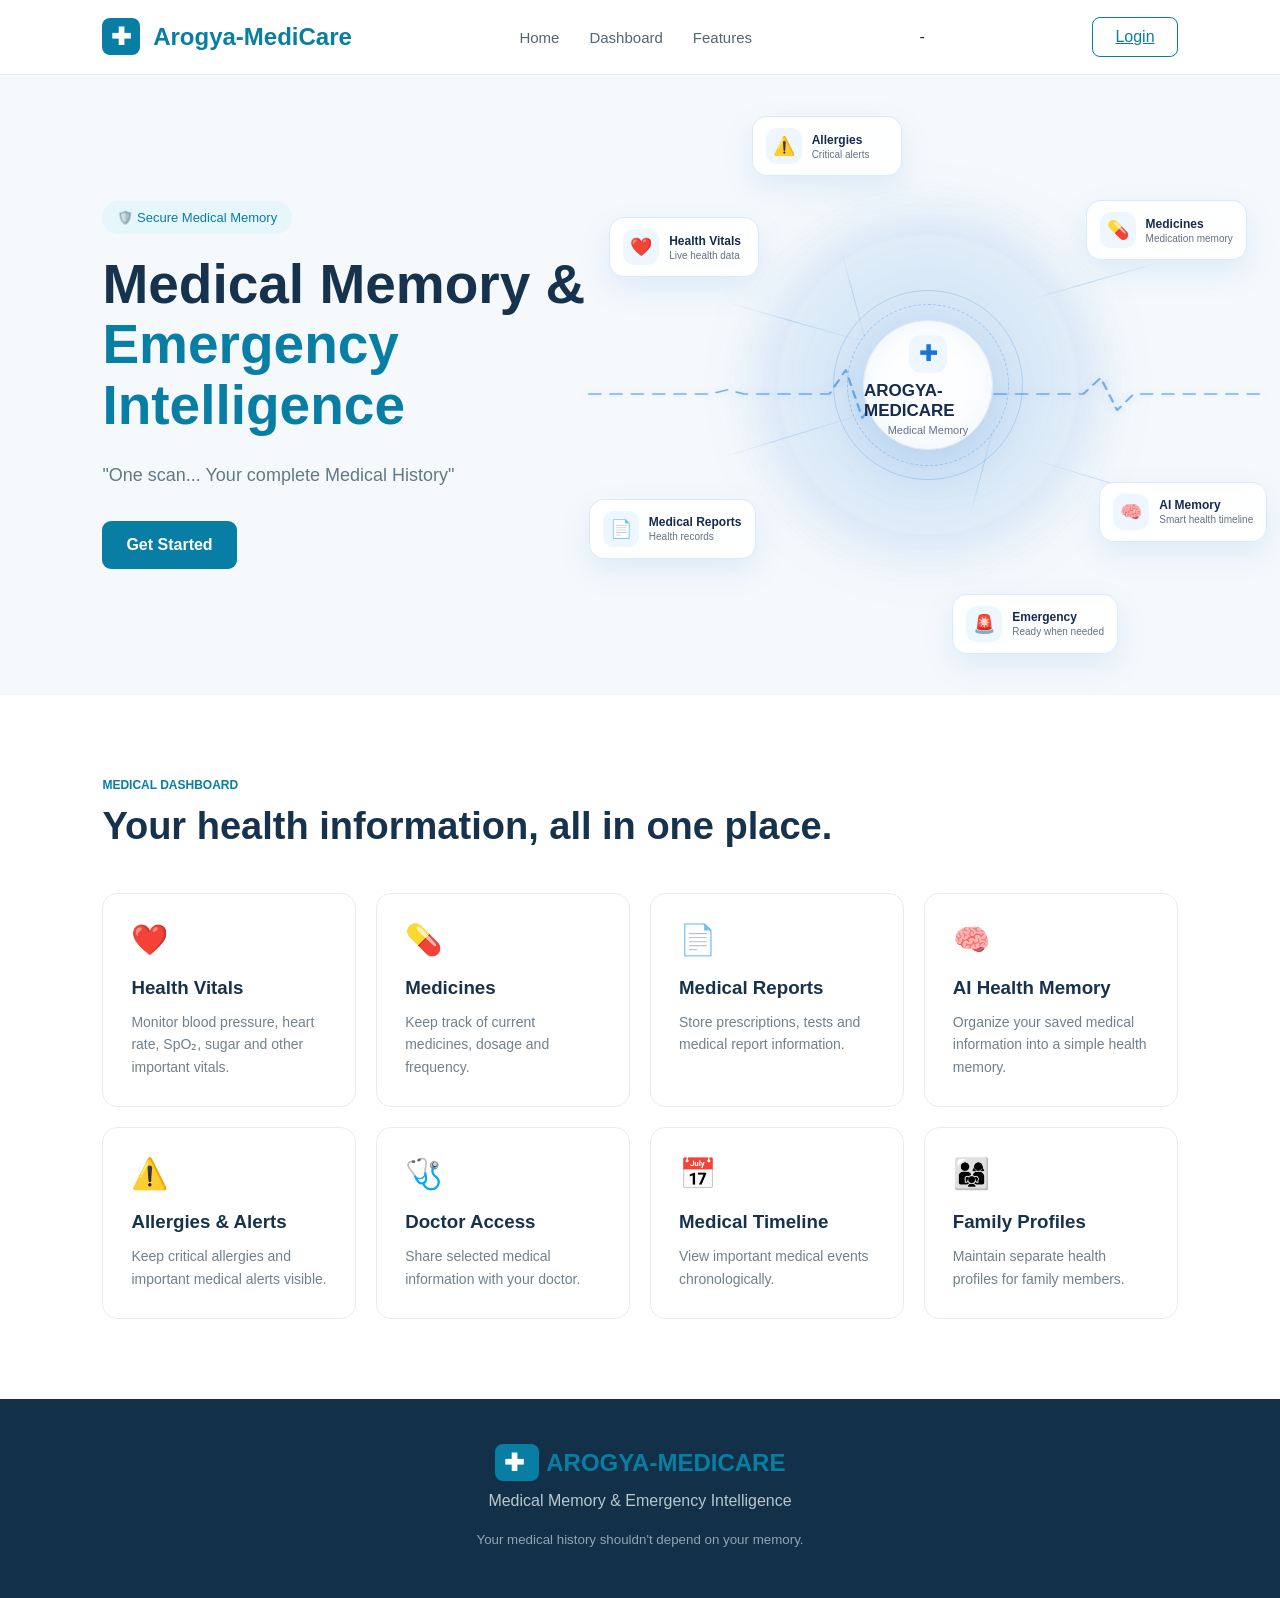
<file: index.html>
<!DOCTYPE html>
<html lang="en">

<head>

    <meta charset="UTF-8">

    <meta name="viewport" content="width=device-width, initial-scale=1.0">

    <title>
        AROGYA-MEDICARE | Medical Memory & Emergency Intelligence
    </title>

    <link rel="stylesheet" href="style.css">

    <style>

        /* =========================================
           FEATURE DETAIL
        ========================================= */

        .feature-detail {
            display: none;
            padding: 70px 8%;
            background: #f8fbff;
        }

        .feature-detail.active {
            display: block;
        }

        .feature-detail h2 {
            margin-bottom: 10px;
        }

        .feature-detail > p {
            margin-bottom: 25px;
        }


        /* =========================================
           DETAIL GRID
        ========================================= */

        .detail-grid {
            display: grid;
            grid-template-columns: repeat(auto-fit, minmax(220px, 1fr));
            gap: 20px;
            margin-top: 25px;
        }

        .detail-card {
            background: white;
            padding: 22px;
            border-radius: 16px;
            box-shadow: 0 8px 25px rgba(0,0,0,0.06);
            border: 1px solid #e8eef5;
        }

        .detail-card span {
            display: block;
            font-size: 14px;
            margin-bottom: 8px;
        }

        .detail-card strong {
            display: block;
            font-size: 22px;
            margin-bottom: 6px;
        }

        .detail-card small {
            color: #777;
        }


        /* =========================================
           INFO BOX
        ========================================= */

        .info-box {
            background: white;
            padding: 25px;
            border-radius: 16px;
            margin-top: 20px;
            box-shadow: 0 8px 25px rgba(0,0,0,0.05);
            border: 1px solid #e8eef5;
        }

        .danger-box {
            border-left: 5px solid #e53935;
        }


        /* =========================================
           FORM
        ========================================= */

        .inline-form {
            display: none;
            margin-top: 20px;
        }

        .inline-form.show {
            display: block;
        }

        .form-grid {
            display: grid;
            grid-template-columns: repeat(auto-fit, minmax(220px, 1fr));
            gap: 18px;
            margin-bottom: 20px;
        }

        .form-group {
            display: flex;
            flex-direction: column;
        }

        .form-group label {
            margin-bottom: 7px;
            font-weight: 600;
        }

        .form-group input,
        .form-group select,
        .form-group textarea {
            padding: 12px;
            border: 1px solid #d7e0ea;
            border-radius: 10px;
            font-family: inherit;
        }

        .form-group textarea {
            min-height: 90px;
            resize: vertical;
        }


        /* =========================================
           RECORD ITEM
        ========================================= */

        .record-item {
            background: white;
            padding: 20px;
            border-radius: 15px;
            margin-top: 15px;
            border: 1px solid #e5ebf2;
            box-shadow: 0 5px 18px rgba(0,0,0,0.04);
        }

        .record-item h3 {
            margin-bottom: 8px;
        }

        .record-item p {
            margin: 5px 0;
        }

        .record-actions {
            display: flex;
            gap: 10px;
            margin-top: 12px;
            flex-wrap: wrap;
        }

        .delete-btn {
            border: none;
            padding: 9px 14px;
            border-radius: 8px;
            cursor: pointer;
            background: #ffe5e5;
            color: #c62828;
        }


        /* =========================================
           TIMELINE
        ========================================= */

        .timeline-box {
            margin-top: 20px;
        }

        .timeline-item {
            position: relative;
            padding: 15px 18px;
            margin-bottom: 12px;
            background: white;
            border-radius: 12px;
            border-left: 4px solid #1976d2;
            box-shadow: 0 4px 15px rgba(0,0,0,0.04);
        }


        /* =========================================
           STATUS
        ========================================= */

        .status-good {
            color: #188038;
        }

        .status-alert {
            color: #d93025;
        }


        /* =========================================
           MOBILE
        ========================================= */

        @media (max-width: 700px) {

            .feature-detail {
                padding: 45px 5%;
            }

            .detail-grid {
                grid-template-columns: 1fr;
            }

        }


        /* =================================================
           MEDI-PASS HERO VISUAL
        ================================================= */
        .hero { position: relative; overflow: hidden; }
        .hero-visual { position: absolute; width: 53%; height: 560px; right: 1%; top: 50%; transform: translateY(-50%); pointer-events: none; }
        .hero-visual::before { content: ""; position: absolute; width: 420px; height: 420px; left: 50%; top: 50%; transform: translate(-50%, -50%); background: radial-gradient(circle, rgba(25,118,210,0.14), rgba(25,118,210,0) 68%); filter: blur(5px); }
        .pulse-glow { position: absolute; width: 300px; height: 300px; left: 50%; top: 50%; transform: translate(-50%, -50%); border-radius: 50%; background: rgba(25,118,210,0.06); box-shadow: 0 0 80px rgba(25,118,210,0.18); animation: mediHubPulse 3.2s ease-in-out infinite; }
        .ecg-line { position: absolute; left: 0; right: 0; top: 50%; width: 100%; height: 180px; transform: translateY(-50%); opacity: 0.55; overflow: visible; }
        .ecg-path { fill: none; stroke: #1976d2; stroke-width: 2.5; stroke-linecap: round; stroke-linejoin: round; stroke-dasharray: 12 10; animation: mediEcgMove 4s linear infinite; filter: drop-shadow(0 0 6px rgba(25,118,210,0.45)); }
        .medical-hub { position: absolute; left: 50%; top: 50%; width: 190px; height: 190px; transform: translate(-50%, -50%); }
        .hub-ring { position: absolute; inset: 0; border: 1px solid rgba(25,118,210,0.22); border-radius: 50%; }
        .ring-one { animation: mediRingSpin 16s linear infinite; }
        .ring-two { inset: 14px; border-style: dashed; border-color: rgba(25,118,210,0.28); animation: mediRingSpinReverse 11s linear infinite; }
        .hub-core { position: absolute; inset: 30px; border-radius: 50%; background: rgba(255,255,255,0.95); border: 1px solid #dbeaf7; box-shadow: 0 18px 50px rgba(25,118,210,0.16), inset 0 0 30px rgba(25,118,210,0.06); display: flex; flex-direction: column; align-items: center; justify-content: center; backdrop-filter: blur(8px); }
        .hub-cross { width: 38px; height: 38px; border-radius: 12px; background: #eef6ff; color: #1976d2; display: grid; place-items: center; font-size: 23px; margin-bottom: 8px; }
        .hub-core strong { color: #172b4d; font-size: 17px; }
        .hub-core small { margin-top: 3px; color: #667085; font-size: 11px; }
        .memory-bubble { position: absolute; min-width: 150px; padding: 11px 13px; display: flex; align-items: center; gap: 10px; border: 1px solid rgba(25,118,210,0.15); border-radius: 15px; background: rgba(255,255,255,0.88); box-shadow: 0 12px 32px rgba(25,118,210,0.11); backdrop-filter: blur(10px); animation: mediFloatBubble 5s ease-in-out infinite; }
        .memory-bubble > span { width: 36px; height: 36px; border-radius: 11px; background: #eef6ff; display: grid; place-items: center; font-size: 18px; flex-shrink: 0; }
        .memory-bubble strong { display: block; color: #172b4d; font-size: 12px; margin-bottom: 2px; }
        .memory-bubble small { display: block; color: #667085; font-size: 10px; }
        .bubble-vitals { left: 3%; top: 20%; animation-delay: -0.4s; }
        .bubble-medicines { right: 3%; top: 17%; animation-delay: -1.4s; }
        .bubble-reports { left: 0; bottom: 19%; animation-delay: -2.1s; }
        .bubble-ai { right: 0; bottom: 22%; animation-delay: -3s; }
        .bubble-allergy { left: 24%; top: 2%; animation-delay: -1s; }
        .bubble-emergency { right: 22%; bottom: 2%; animation-delay: -2.5s; }
        .connection { position: absolute; height: 1px; background: linear-gradient(90deg, rgba(25,118,210,0), rgba(25,118,210,0.30), rgba(25,118,210,0)); transform-origin: left center; opacity: 0.7; }
        .connection-1 { width: 145px; left: 20%; top: 35%; transform: rotate(16deg); }
        .connection-2 { width: 145px; left: 64%; top: 35%; transform: rotate(-16deg); }
        .connection-3 { width: 155px; left: 19%; top: 63%; transform: rotate(-17deg); }
        .connection-4 { width: 150px; left: 65%; top: 63%; transform: rotate(17deg); }
        .connection-5 { width: 105px; left: 37%; top: 25%; transform: rotate(75deg); }
        .connection-6 { width: 105px; left: 56%; top: 74%; transform: rotate(-75deg); }
        @keyframes mediFloatBubble { 0%, 100% { transform: translateY(0); } 50% { transform: translateY(-9px); } }
        @keyframes mediHubPulse { 0%, 100% { transform: translate(-50%, -50%) scale(0.96); opacity: 0.7; } 50% { transform: translate(-50%, -50%) scale(1.05); opacity: 1; } }
        @keyframes mediRingSpin { to { transform: rotate(360deg); } }
        @keyframes mediRingSpinReverse { to { transform: rotate(-360deg); } }
        @keyframes mediEcgMove { to { stroke-dashoffset: -180; } }
        @media (max-width: 900px) { .hero { display: block; } .hero-visual { position: relative; width: 100%; height: 500px; right: auto; top: auto; transform: none; margin-top: 10px; } }
        @media (max-width: 600px) { .hero-visual { height: 430px; transform: scale(0.86); transform-origin: top center; margin-bottom: -55px; } .memory-bubble { min-width: 132px; padding: 9px 10px; } .memory-bubble > span { width: 31px; height: 31px; font-size: 15px; } .bubble-allergy, .bubble-emergency { display: none; } }

    </style>

</head>


<body>


<!-- =================================================
     NAVBAR
================================================= -->

<header class="navbar">

    <div class="logo">
        <span>✚</span> Arogya-MediCare
    </div>

    <nav>

        <a href="#home">
            Home
        </a>

        <a href="#dashboard">
            Dashboard
        </a>

        <a href="#dashboard">
            Features
        </a>

    </nav>






    -

    <a href="./login.html" class="login-btn">
        Login
    </a>

</header>



<!-- =================================================
     HERO
================================================= -->

<section
    class="hero"
    id="home">

    <div class="hero-content">

        <div class="badge">
            🛡️ Secure Medical Memory
        </div>

        <h1>

           Medical Memory & 

            <span>
                Emergency Intelligence
            </span>

        </h1>

        <p>
"One scan... Your complete Medical History"
           
        </p>

       <div class="hero-buttons">
            <a href="./register.html" class="primary-btn">Get Started</a>
        </div>

    </div>

    <!-- RIGHT SIDE MEDICAL VISUAL -->
    <div class="hero-visual">
        <div class="pulse-glow"></div>

        <svg class="ecg-line" viewBox="0 0 700 300" preserveAspectRatio="none" aria-hidden="true">
            <path class="ecg-path" d="M0 165 H105 L125 165 L143 158 L160 165 H215 L230 165 L248 165 L265 125 L282 205 L300 165 H365 L382 165 L398 150 L414 165 H470 L492 165 L510 165 L528 138 L545 192 L562 165 H700" />
        </svg>

        <div class="connection connection-1"></div>
        <div class="connection connection-2"></div>
        <div class="connection connection-3"></div>
        <div class="connection connection-4"></div>
        <div class="connection connection-5"></div>
        <div class="connection connection-6"></div>

        <div class="medical-hub">
            <div class="hub-ring ring-one"></div>
            <div class="hub-ring ring-two"></div>
            <div class="hub-core">
                <div class="hub-cross">✚</div>
                <strong>AROGYA-MEDICARE</strong>
                <small>Medical Memory</small>
            </div>
        </div>

        <div class="memory-bubble bubble-vitals"><span>❤️</span><div><strong>Health Vitals</strong><small>Live health data</small></div></div>
        <div class="memory-bubble bubble-medicines"><span>💊</span><div><strong>Medicines</strong><small>Medication memory</small></div></div>
        <div class="memory-bubble bubble-reports"><span>📄</span><div><strong>Medical Reports</strong><small>Health records</small></div></div>
        <div class="memory-bubble bubble-ai"><span>🧠</span><div><strong>AI Memory</strong><small>Smart health timeline</small></div></div>
        <div class="memory-bubble bubble-allergy"><span>⚠️</span><div><strong>Allergies</strong><small>Critical alerts</small></div></div>
        <div class="memory-bubble bubble-emergency"><span>🚨</span><div><strong>Emergency</strong><small>Ready when needed</small></div></div>
    </div>

</section>



<!-- =================================================
     FEATURES / DASHBOARD
================================================= -->

<section
    class="features"
    id="dashboard">

    <div class="section-heading">

        <span>
            MEDICAL DASHBOARD
        </span>

        <h2>

            Your health information,
            all in one place.

        </h2>

    </div>


    <div class="feature-grid">


        <!-- HEALTH VITALS -->

        <div
            class="feature-card"
            onclick="showFeature('healthVitals')">

            <div class="icon">
                ❤️
            </div>

            <h3>
                Health Vitals
            </h3>

            <p>
                Monitor blood pressure, heart rate,
                SpO₂, sugar and other important vitals.
            </p>

        </div>


        <!-- MEDICINES -->

        <div
            class="feature-card"
            onclick="showFeature('medicines')">

            <div class="icon">
                💊
            </div>

            <h3>
                Medicines
            </h3>

            <p>
                Keep track of current medicines,
                dosage and frequency.
            </p>

        </div>


        <!-- REPORTS -->

        <div
            class="feature-card"
            onclick="showFeature('reports')">

            <div class="icon">
                📄
            </div>

            <h3>
                Medical Reports
            </h3>

            <p>
                Store prescriptions, tests and
                medical report information.
            </p>

        </div>


        <!-- AI MEMORY -->

        <div
            class="feature-card"
            onclick="showFeature('aiMemory')">

            <div class="icon">
                🧠
            </div>

            <h3>
                AI Health Memory
            </h3>

            <p>
                Organize your saved medical information
                into a simple health memory.
            </p>

        </div>


        <!-- ALLERGIES -->

        <div
            class="feature-card"
            onclick="showFeature('allergies')">

            <div class="icon">
                ⚠️
            </div>

            <h3>
                Allergies & Alerts
            </h3>

            <p>
                Keep critical allergies and important
                medical alerts visible.
            </p>

        </div>


        <!-- DOCTOR -->

        <div
            class="feature-card"
            onclick="showFeature('doctor')">

            <div class="icon">
                🩺
            </div>

            <h3>
                Doctor Access
            </h3>

            <p>
                Share selected medical information
                with your doctor.
            </p>

        </div>


        <!-- TIMELINE -->

        <div
            class="feature-card"
            onclick="showFeature('timeline')">

            <div class="icon">
                📅
            </div>

            <h3>
                Medical Timeline
            </h3>

            <p>
                View important medical events
                chronologically.
            </p>

        </div>


        <!-- FAMILY -->

        <div
            class="feature-card"
            onclick="showFeature('family')">

            <div class="icon">
                👨‍👩‍👧
            </div>

            <h3>
                Family Profiles
            </h3>

            <p>
                Maintain separate health profiles
                for family members.
            </p>

        </div>

    </div>

</section>



<!-- =================================================
     HEALTH VITALS
================================================= -->

<section
    class="feature-detail"
    id="healthVitals">

    <div class="section-heading">

        <span>
            ❤️ HEALTH VITALS
        </span>

        <h2>
            Your Health Vitals
        </h2>

    </div>

    <div class="detail-grid">

        <div class="detail-card">

            <span>
                🩸 Blood Pressure
            </span>

            <strong id="detailBP">
                --
            </strong>

            <small>
                From patient profile
            </small>

        </div>


        <div class="detail-card">

            <span>
                💓 Heart Rate
            </span>

            <strong id="detailHR">
                --
            </strong>

            <small>
                BPM
            </small>

        </div>


        <div class="detail-card">

            <span>
                🫁 SpO₂
            </span>

            <strong id="detailSpO2">
                --
            </strong>

            <small>
                Oxygen saturation
            </small>

        </div>


        <div class="detail-card">

            <span>
                🩸 Blood Sugar
            </span>

            <strong id="detailSugar">
                --
            </strong>

            <small>
                Recorded value
            </small>

        </div>


        <div class="detail-card">

            <span>
                📏 Height
            </span>

            <strong id="detailHeight">
                --
            </strong>

        </div>


        <div class="detail-card">

            <span>
                ⚖️ Weight
            </span>

            <strong id="detailWeight">
                --
            </strong>

        </div>

    </div>


    <div class="info-box">

        <h3>
            💡 Vital Information
        </h3>

        <p>
            These values are read from the patient profile
            saved during registration.
        </p>

        <a
            href="./register.html"
            class="primary-btn">

            ✏️ Update Vitals

        </a>

    </div>

</section>



<!-- =================================================
     MEDICINES
================================================= -->

<section
    class="feature-detail"
    id="medicines">

    <div class="section-heading">

        <span>
            💊 MEDICINE MANAGEMENT
        </span>

        <h2>
            Medicines
        </h2>

    </div>


    <button
        class="primary-btn"
        onclick="toggleForm('medicineForm')">

        ➕ Add Medicine

    </button>


    <div
        class="info-box inline-form"
        id="medicineForm">

        <h3>
            Add Medicine
        </h3>

        <div class="form-grid">

            <div class="form-group">

                <label>
                    Medicine Name
                </label>

                <input
                    id="medicineName"
                    type="text"
                    placeholder="e.g. Paracetamol">

            </div>


            <div class="form-group">

                <label>
                    Dosage
                </label>

                <input
                    id="medicineDosage"
                    type="text"
                    placeholder="e.g. 500 mg">

            </div>


            <div class="form-group">

                <label>
                    Frequency
                </label>

                <input
                    id="medicineFrequency"
                    type="text"
                    placeholder="e.g. Twice a day">

            </div>

        </div>


        <button
            class="primary-btn"
            onclick="saveMedicine()">

            💾 Save Medicine

        </button>

    </div>


    <div id="medicineList"></div>

</section>



<!-- =================================================
     REPORTS
================================================= -->

<section
    class="feature-detail"
    id="reports">

    <div class="section-heading">

        <span>
            📄 MEDICAL DOCUMENTS
        </span>

        <h2>
            Medical Reports
        </h2>

    </div>


    <button
        class="primary-btn"
        onclick="toggleForm('reportForm')">

        ➕ Add Report

    </button>


    <div
        class="info-box inline-form"
        id="reportForm">

        <h3>
            Add Medical Report
        </h3>

        <div class="form-grid">

            <div class="form-group">

                <label>
                    Report Name
                </label>

                <input
                    id="reportName"
                    type="text"
                    placeholder="e.g. Blood Test">

            </div>


            <div class="form-group">

                <label>
                    Report Date
                </label>

                <input
                    id="reportDate"
                    type="date">

            </div>


            <div class="form-group">

                <label>
                    Notes
                </label>

                <textarea
                    id="reportNotes"
                    placeholder="Report details"></textarea>

            </div>

        </div>


        <button
            class="primary-btn"
            onclick="saveReport()">

            💾 Save Report

        </button>

    </div>


    <div id="reportList"></div>

</section>



<!-- =================================================
     AI HEALTH MEMORY
================================================= -->

<section
    class="feature-detail"
    id="aiMemory">

    <div class="section-heading">

        <span>
            🧠 MEDICAL INTELLIGENCE
        </span>

        <h2>
            AI Health Memory
        </h2>

    </div>


    <div class="info-box">

        <h3>
            🤖 Health Memory Summary
        </h3>

        <p id="aiMemorySummary">

            Analyzing saved medical information...

        </p>

    </div>


    <div class="detail-grid">

        <div class="detail-card">

            <span>
                ❤️ Health Vitals
            </span>

            <strong id="aiVitalsStatus">
                --
            </strong>

            <small>
                Profile information
            </small>

        </div>


        <div class="detail-card">

            <span>
                💊 Medicines
            </span>

            <strong id="aiMedicineCount">
                0
            </strong>

            <small>
                Saved records
            </small>

        </div>


        <div class="detail-card">

            <span>
                📄 Reports
            </span>

            <strong id="aiReportCount">
                0
            </strong>

            <small>
                Saved records
            </small>

        </div>


        <div class="detail-card">

            <span>
                ⚠️ Allergy
            </span>

            <strong id="aiAllergyStatus">
                Not Recorded
            </strong>

            <small>
                Important alert
            </small>

        </div>

    </div>


    <div class="info-box">

        <h3>
            📅 Medical Memory Timeline
        </h3>

        <div
            id="aiMemoryTimeline"
            class="timeline-box">
        </div>

    </div>


    <button
        class="primary-btn"
        onclick="generateAIMemory()">

        🔄 Refresh Health Memory

    </button>

</section>



<!-- =================================================
     ALLERGIES
================================================= -->

<section
    class="feature-detail"
    id="allergies">

    <div class="section-heading">

        <span>
            ⚠️ MEDICAL ALERT
        </span>

        <h2>
            Allergies & Alerts
        </h2>

    </div>


    <div class="detail-grid">

        <div class="detail-card">

            <span>
                ⚠️ Allergy Status
            </span>

            <strong id="allergyStatus">
                Not Recorded
            </strong>

            <small>
                From patient profile
            </small>

        </div>


        <div class="detail-card">

            <span>
                🚨 Emergency Alert
            </span>

            <strong id="allergyEmergencyStatus">
                No Alert
            </strong>

            <small>
                Emergency visibility
            </small>

        </div>

    </div>


    <div class="info-box danger-box">

        <h3>
            🚨 Critical Allergy Information
        </h3>

        <p id="detailAllergy">
            No allergy recorded
        </p>

        <small>
            This information is taken from the saved
            patient profile.
        </small>

    </div>


    <div class="info-box">

        <h3>
            🛡️ Allergy Safety Note
        </h3>

        <p>
            Keeping allergy information visible can help
            healthcare professionals quickly review
            important recorded alerts.
        </p>

        <a
            href="./register.html"
            class="primary-btn">

            ✏️ Update Allergy Information

        </a>

    </div>

</section>



<!-- =================================================
     DOCTOR ACCESS
================================================= -->

<section
    class="feature-detail"
    id="doctor">

    <div class="section-heading">

        <span>
            🩺 HEALTHCARE ACCESS
        </span>

        <h2>
            Doctor Access
        </h2>

    </div>


    <div class="info-box">

        <h3>
            👨‍⚕️ Share Medical Information
        </h3>

        <p>
            Select the information that you want to make
            available for a doctor review.
        </p>

    </div>


    <div class="detail-grid">

        <div class="detail-card">

            <span>
                ❤️ Health Vitals
            </span>

            <strong>
                Available
            </strong>

            <small>
                Patient profile
            </small>

        </div>


        <div class="detail-card">

            <span>
                💊 Medicines
            </span>

            <strong id="doctorMedicineCount">
                0
            </strong>

            <small>
                Saved medicines
            </small>

        </div>


        <div class="detail-card">

            <span>
                📄 Reports
            </span>

            <strong id="doctorReportCount">
                0
            </strong>

            <small>
                Saved reports
            </small>

        </div>


        <div class="detail-card">

            <span>
                ⚠️ Allergies
            </span>

            <strong>
                Critical
            </strong>

            <small>
                Emergency information
            </small>

        </div>

    </div>


    <div class="info-box">

        <h3>
            🔐 Doctor Access Request
        </h3>

        <div class="form-grid">

            <div class="form-group">

                <label>
                    Doctor Name
                </label>

                <input
                    id="doctorName"
                    type="text"
                    placeholder="Enter doctor name">

            </div>


            <div class="form-group">

                <label>
                    Hospital / Clinic
                </label>

                <input
                    id="doctorHospital"
                    type="text"
                    placeholder="Hospital or clinic">

            </div>

        </div>


        <button
            class="primary-btn"
            onclick="requestDoctorAccess()">

            🔐 Request Access

        </button>


        <p
            id="doctorAccessStatus"
            style="margin-top:15px;">
        </p>

    </div>

</section>



<!-- =================================================
     TIMELINE
================================================= -->

<section
    class="feature-detail"
    id="timeline">

    <div class="section-heading">

        <span>
            📅 MEDICAL JOURNEY
        </span>

        <h2>
            Medical Timeline
        </h2>

    </div>


    <div
        id="mainTimeline"
        class="timeline-box">
    </div>

</section>



<!-- =================================================
     FAMILY
================================================= -->

<section
    class="feature-detail"
    id="family">

    <div class="section-heading">

        <span>
            👨‍👩‍👧 FAMILY HEALTH
        </span>

        <h2>
            Family Profiles
        </h2>

    </div>


    <button
        class="primary-btn"
        onclick="toggleForm('familyForm')">

        ➕ Add Family Member

    </button>


    <div
        class="info-box inline-form"
        id="familyForm">

        <h3>
            Add Family Member
        </h3>


        <div class="form-grid">

            <div class="form-group">

                <label>
                    Name
                </label>

                <input
                    id="familyName"
                    type="text"
                    placeholder="Family member name">

            </div>


            <div class="form-group">

                <label>
                    Relation
                </label>

                <input
                    id="familyRelation"
                    type="text"
                    placeholder="e.g. Mother">

            </div>


            <div class="form-group">

                <label>
                    Blood Group
                </label>

                <input
                    id="familyBlood"
                    type="text"
                    placeholder="e.g. B+">

            </div>

        </div>


        <button
            class="primary-btn"
            onclick="saveFamilyMember()">

            💾 Save Family Member

        </button>

    </div>


    <div id="familyList"></div>

</section>



<!-- =================================================
     FOOTER
================================================= -->

<footer>

    <div class="logo">

        <span>
            ✚
        </span>

        AROGYA-MEDICARE

    </div>


    <p>
        Medical Memory & Emergency Intelligence
    </p>


    <small>
        Your medical history shouldn't depend on your memory.
    </small>

</footer>



<!-- =================================================
     JAVASCRIPT
================================================= -->

<script src="script.js"></script>

<script>

let patientData =
    JSON.parse(
        localStorage.getItem("mediPassPatient")
    ) || {};


function getPatient() {

    return JSON.parse(
        localStorage.getItem("mediPassPatient")
    ) || {};

}


function safe(value, fallback = "--") {

    if (
        value === undefined ||
        value === null ||
        String(value).trim() === ""
    ) {

        return fallback;

    }

    return String(value).trim();

}


function setText(id, value) {

    const element =
        document.getElementById(id);

    if (element) {

        element.textContent =
            value;

    }

}


function showFeature(featureId) {

    document
        .querySelectorAll(".feature-detail")
        .forEach(function(section) {

            section.classList.remove("active");

            section.style.display = "none";

        });


    const selected =
        document.getElementById(featureId);


    if (!selected) {
        return;
    }


    selected.classList.add("active");

    selected.style.display = "block";


    if (featureId === "medicines") {
        renderMedicines();
    }

    if (featureId === "reports") {
        renderReports();
    }

    if (featureId === "family") {
        renderFamilyMembers();
    }

    if (featureId === "aiMemory") {
        generateAIMemory();
    }

    if (featureId === "allergies") {
        updateAllergy();
    }

    if (featureId === "timeline") {
        renderTimeline();
    }

    if (featureId === "doctor") {
        updateDoctorCounts();
    }


    setTimeout(function() {

        selected.scrollIntoView({
            behavior: "smooth",
            block: "start"
        });

    }, 50);

}


function toggleForm(id) {

    const form =
        document.getElementById(id);

    if (!form) {
        return;
    }

    form.classList.toggle("show");

}


function getMedicines() {

    return JSON.parse(
        localStorage.getItem("mediPassMedicines")
    ) || [];

}


function saveMedicine() {

    const name =
        document.getElementById("medicineName")
        .value.trim();

    const dosage =
        document.getElementById("medicineDosage")
        .value.trim();

    const frequency =
        document.getElementById("medicineFrequency")
        .value.trim();


    if (!name) {
        document.getElementById("medicineName").focus();
        return;
    }


    const medicines =
        getMedicines();


    medicines.push({

        name: name,

        dosage:
            dosage || "Not specified",

        frequency:
            frequency || "Not specified",

        createdAt:
            new Date().toISOString()

    });


    localStorage.setItem(
        "mediPassMedicines",
        JSON.stringify(medicines)
    );


    document.getElementById("medicineName").value = "";
    document.getElementById("medicineDosage").value = "";
    document.getElementById("medicineFrequency").value = "";

    document
        .getElementById("medicineForm")
        .classList.remove("show");


    renderMedicines();

}


function renderMedicines() {

    const list =
        document.getElementById("medicineList");

    if (!list) {
        return;
    }


    const medicines =
        getMedicines();


    if (medicines.length === 0) {

        list.innerHTML = `

            <div class="info-box">

                <h3>
                    💊 No Medicines Yet
                </h3>

                <p>
                    Add your current medicine information
                    using the button above.
                </p>

            </div>

        `;

        return;

    }


    list.innerHTML = "";


    medicines.forEach(function(medicine, index) {

        const item =
            document.createElement("div");

        item.className = "record-item";


        item.innerHTML = `

            <h3>
                💊 ${escapeHTML(medicine.name)}
            </h3>

            <p>
                <strong>Dosage:</strong>
                ${escapeHTML(medicine.dosage)}
            </p>

            <p>
                <strong>Frequency:</strong>
                ${escapeHTML(medicine.frequency)}
            </p>

            <div class="record-actions">

                <button
                    class="delete-btn"
                    onclick="deleteMedicine(${index})">

                    🗑️ Delete

                </button>

            </div>

        `;


        list.appendChild(item);

    });

}


function deleteMedicine(index) {

    const medicines =
        getMedicines();


    medicines.splice(index, 1);


    localStorage.setItem(
        "mediPassMedicines",
        JSON.stringify(medicines)
    );


    renderMedicines();

}


function getReports() {

    return JSON.parse(
        localStorage.getItem("mediPassReports")
    ) || [];

}


function saveReport() {

    const name =
        document.getElementById("reportName")
        .value.trim();

    const date =
        document.getElementById("reportDate")
        .value;

    const notes =
        document.getElementById("reportNotes")
        .value.trim();


    if (!name) {

        document.getElementById("reportName").focus();

        return;

    }


    const reports =
        getReports();


    reports.push({

        name: name,

        date:
            date || "Not specified",

        notes:
            notes || "No notes added",

        createdAt:
            new Date().toISOString()

    });


    localStorage.setItem(
        "mediPassReports",
        JSON.stringify(reports)
    );


    document.getElementById("reportName").value = "";
    document.getElementById("reportDate").value = "";
    document.getElementById("reportNotes").value = "";

    document
        .getElementById("reportForm")
        .classList.remove("show");


    renderReports();

}


function renderReports() {

    const list =
        document.getElementById("reportList");

    if (!list) {
        return;
    }


    const reports =
        getReports();


    if (reports.length === 0) {

        list.innerHTML = `

            <div class="info-box">

                <h3>
                    📄 No Reports Yet
                </h3>

                <p>
                    Add your medical report information
                    using the button above.
                </p>

            </div>

        `;

        return;

    }


    list.innerHTML = "";


    reports.forEach(function(report, index) {

        const item =
            document.createElement("div");

        item.className = "record-item";


        item.innerHTML = `

            <h3>
                📄 ${escapeHTML(report.name)}
            </h3>

            <p>
                <strong>Date:</strong>
                ${escapeHTML(report.date)}
            </p>

            <p>
                ${escapeHTML(report.notes)}
            </p>

            <div class="record-actions">

                <button
                    class="delete-btn"
                    onclick="deleteReport(${index})">

                    🗑️ Delete

                </button>

            </div>

        `;


        list.appendChild(item);

    });

}


function deleteReport(index) {

    const reports =
        getReports();


    reports.splice(index, 1);


    localStorage.setItem(
        "mediPassReports",
        JSON.stringify(reports)
    );


    renderReports();

}


function updateAllergy() {

    const patient =
        getPatient();


    const allergy =
        patient.allergies &&
        patient.allergies.trim()
            ? patient.allergies.trim()
            : "";


    const status =
        document.getElementById("allergyStatus");

    const emergencyStatus =
        document.getElementById("allergyEmergencyStatus");

    const detail =
        document.getElementById("detailAllergy");


    if (allergy) {

        if (status) {

            status.textContent =
                "Recorded";

            status.className =
                "status-alert";

        }


        if (emergencyStatus) {

            emergencyStatus.textContent =
                "Alert Active";

            emergencyStatus.className =
                "status-alert";

        }


        if (detail) {

            detail.textContent =
                allergy;

        }

    }
    else {

        if (status) {

            status.textContent =
                "Not Recorded";

            status.className = "";

        }


        if (emergencyStatus) {

            emergencyStatus.textContent =
                "No Alert";

            emergencyStatus.className = "";

        }


        if (detail) {

            detail.textContent =
                "No allergy recorded";

        }

    }

}


function generateAIMemory() {

    const patient =
        getPatient();

    const medicines =
        getMedicines();

    const reports =
        getReports();


    const summary =
        document.getElementById("aiMemorySummary");


    const timeline =
        document.getElementById("aiMemoryTimeline");


    const vitalsStatus =
        document.getElementById("aiVitalsStatus");


    const medicineCount =
        document.getElementById("aiMedicineCount");


    const reportCount =
        document.getElementById("aiReportCount");


    const allergyStatus =
        document.getElementById("aiAllergyStatus");


    const hasVitals =
        Boolean(
            patient.bloodPressure ||
            patient.heartRate ||
            patient.spo2 ||
            patient.bloodSugar ||
            patient.height ||
            patient.weight
        );


    const allergy =
        patient.allergies &&
        patient.allergies.trim()
            ? patient.allergies.trim()
            : "";


    if (vitalsStatus) {

        vitalsStatus.textContent =
            hasVitals
                ? "Available"
                : "Not Available";

    }


    if (medicineCount) {

        medicineCount.textContent =
            medicines.length;

    }


    if (reportCount) {

        reportCount.textContent =
            reports.length;

    }


    if (allergyStatus) {

        allergyStatus.textContent =
            allergy || "Not Recorded";

    }


    if (summary) {

        let text =
            patient.name
                ? `${patient.name}'s medical memory contains saved patient information`
                : "Patient profile information is not available";


        if (hasVitals) {
            text += ", health vitals";
        }


        if (medicines.length) {

            text +=
                `, ${medicines.length} medicine record${medicines.length > 1 ? "s" : ""}`;

        }


        if (reports.length) {

            text +=
                `, ${reports.length} medical report${reports.length > 1 ? "s" : ""}`;

        }


        if (allergy) {

            text +=
                ". An allergy alert is recorded and should remain visible during emergencies.";

        }
        else {

            text +=
                ". No allergy has been recorded.";

        }


        summary.textContent =
            text +
            " This memory organizes saved records and does not provide a diagnosis.";

    }


    if (timeline) {

        let html = "";


        if (patient.name) {

            html += `

                <div class="timeline-item">

                    📋 Patient profile information saved

                </div>

            `;

        }


        if (hasVitals) {

            html += `

                <div class="timeline-item">

                    ❤️ Health vitals available

                </div>

            `;

        }


        if (medicines.length) {

            html += `

                <div class="timeline-item">

                    💊 ${medicines.length}
                    medicine record${medicines.length > 1 ? "s" : ""}
                    available

                </div>

            `;

        }


        if (reports.length) {

            html += `

                <div class="timeline-item">

                    📄 ${reports.length}
                    medical report${reports.length > 1 ? "s" : ""}
                    stored

                </div>

            `;

        }


        if (allergy) {

            html += `

                <div class="timeline-item">

                    ⚠️ Allergy alert recorded

                </div>

            `;

        }


        if (!html) {

            html = `

                <div class="timeline-item">

                    📭 No medical information available yet.

                </div>

            `;

        }


        timeline.innerHTML =
            html;

    }


    updateDoctorCounts();

}


function updateDoctorCounts() {

    const medicines =
        getMedicines();

    const reports =
        getReports();


    setText(
        "doctorMedicineCount",
        medicines.length
    );


    setText(
        "doctorReportCount",
        reports.length
    );

}


function requestDoctorAccess() {

    const doctor =
        document.getElementById("doctorName")
        .value.trim();


    const hospital =
        document.getElementById("doctorHospital")
        .value.trim();


    const status =
        document.getElementById("doctorAccessStatus");


    if (!doctor) {

        if (status) {

            status.textContent =
                "Please enter the doctor's name.";

            status.className =
                "status-alert";

        }

        return;

    }


    localStorage.setItem(
        "mediPassDoctorRequest",
        JSON.stringify({

            doctor: doctor,

            hospital:
                hospital || "Not specified",

            requestedAt:
                new Date().toISOString()

        })
    );


    if (status) {

        status.textContent =
            "✓ Doctor access request recorded for this prototype.";

        status.className =
            "status-good";

    }

}


function getFamilyMembers() {

    return JSON.parse(
        localStorage.getItem("mediPassFamily")
    ) || [];

}


function saveFamilyMember() {

    const name =
        document.getElementById("familyName")
        .value.trim();


    const relation =
        document.getElementById("familyRelation")
        .value.trim();


    const blood =
        document.getElementById("familyBlood")
        .value.trim();


    if (!name) {

        document.getElementById("familyName").focus();

        return;

    }


    const family =
        getFamilyMembers();


    family.push({

        name: name,

        relation:
            relation || "Not specified",

        blood:
            blood || "Not specified"

    });


    localStorage.setItem(
        "mediPassFamily",
        JSON.stringify(family)
    );


    document.getElementById("familyName").value = "";
    document.getElementById("familyRelation").value = "";
    document.getElementById("familyBlood").value = "";


    document
        .getElementById("familyForm")
        .classList.remove("show");


    renderFamilyMembers();

}


function renderFamilyMembers() {

    const list =
        document.getElementById("familyList");


    if (!list) {
        return;
    }


    const family =
        getFamilyMembers();


    if (family.length === 0) {

        list.innerHTML = `

            <div class="info-box">

                <h3>
                    👨‍👩‍👧 No Family Profiles Yet
                </h3>

                <p>
                    Add a family member to maintain
                    a separate health profile.
                </p>

            </div>

        `;

        return;

    }


    list.innerHTML = "";


    family.forEach(function(member, index) {

        const item =
            document.createElement("div");

        item.className = "record-item";


        item.innerHTML = `

            <h3>
                👤 ${escapeHTML(member.name)}
            </h3>

            <p>
                <strong>Relation:</strong>
                ${escapeHTML(member.relation)}
            </p>

            <p>
                <strong>Blood Group:</strong>
                ${escapeHTML(member.blood)}
            </p>

            <div class="record-actions">

                <button
                    class="delete-btn"
                    onclick="deleteFamilyMember(${index})">

                    🗑️ Delete

                </button>

            </div>

        `;


        list.appendChild(item);

    });

}


function deleteFamilyMember(index) {

    const family =
        getFamilyMembers();


    family.splice(index, 1);


    localStorage.setItem(
        "mediPassFamily",
        JSON.stringify(family)
    );


    renderFamilyMembers();

}


function renderTimeline() {

    const timeline =
        document.getElementById("mainTimeline");


    if (!timeline) {
        return;
    }


    const patient =
        getPatient();

    const medicines =
        getMedicines();

    const reports =
        getReports();


    let html = "";


    if (patient.name) {

        html += `

            <div class="timeline-item">

                📋
                <strong>
                    Patient profile created
                </strong>

                <br>

                <small>
                    ${escapeHTML(patient.name)}
                </small>

            </div>

        `;

    }


    if (
        patient.bloodPressure ||
        patient.heartRate ||
        patient.spo2 ||
        patient.bloodSugar
    ) {

        html += `

            <div class="timeline-item">

                ❤️
                <strong>
                    Health vitals recorded
                </strong>

                <br>

                <small>
                    Blood pressure, heart rate,
                    SpO₂ or sugar information available
                </small>

            </div>

        `;

    }


    medicines.forEach(function(medicine) {

        html += `

            <div class="timeline-item">

                💊
                <strong>
                    Medicine added
                </strong>

                <br>

                <small>
                    ${escapeHTML(medicine.name)}
                </small>

            </div>

        `;

    });


    reports.forEach(function(report) {

        html += `

            <div class="timeline-item">

                📄
                <strong>
                    Medical report stored
                </strong>

                <br>

                <small>
                    ${escapeHTML(report.name)}
                    •
                    ${escapeHTML(report.date)}
                </small>

            </div>

        `;

    });


    if (
        patient.allergies &&
        patient.allergies.trim()
    ) {

        html += `

            <div class="timeline-item">

                ⚠️
                <strong>
                    Allergy alert recorded
                </strong>

                <br>

                <small>
                    ${escapeHTML(patient.allergies)}
                </small>

            </div>

        `;

    }


    if (!html) {

        html = `

            <div class="timeline-item">

                📭 No medical events recorded yet.

            </div>

        `;

    }


    timeline.innerHTML =
        html;

}


function escapeHTML(value) {

    return String(value || "")
        .replace(/&/g, "&amp;")
        .replace(/</g, "&lt;")
        .replace(/>/g, "&gt;")
        .replace(/"/g, "&quot;")
        .replace(/'/g, "&#039;");

}



/* =================================================
   PAGE LOAD
================================================= */

document.addEventListener(
    "DOMContentLoaded",
    function() {

        /*
         * Homepage par patient/emergency card
         * automatically open nahi hoga.
         */

        renderMedicines();

        renderReports();

        renderFamilyMembers();

        renderTimeline();

        updateAllergy();

        generateAIMemory();

    }
);

</script>


</body>

</html>
</file>
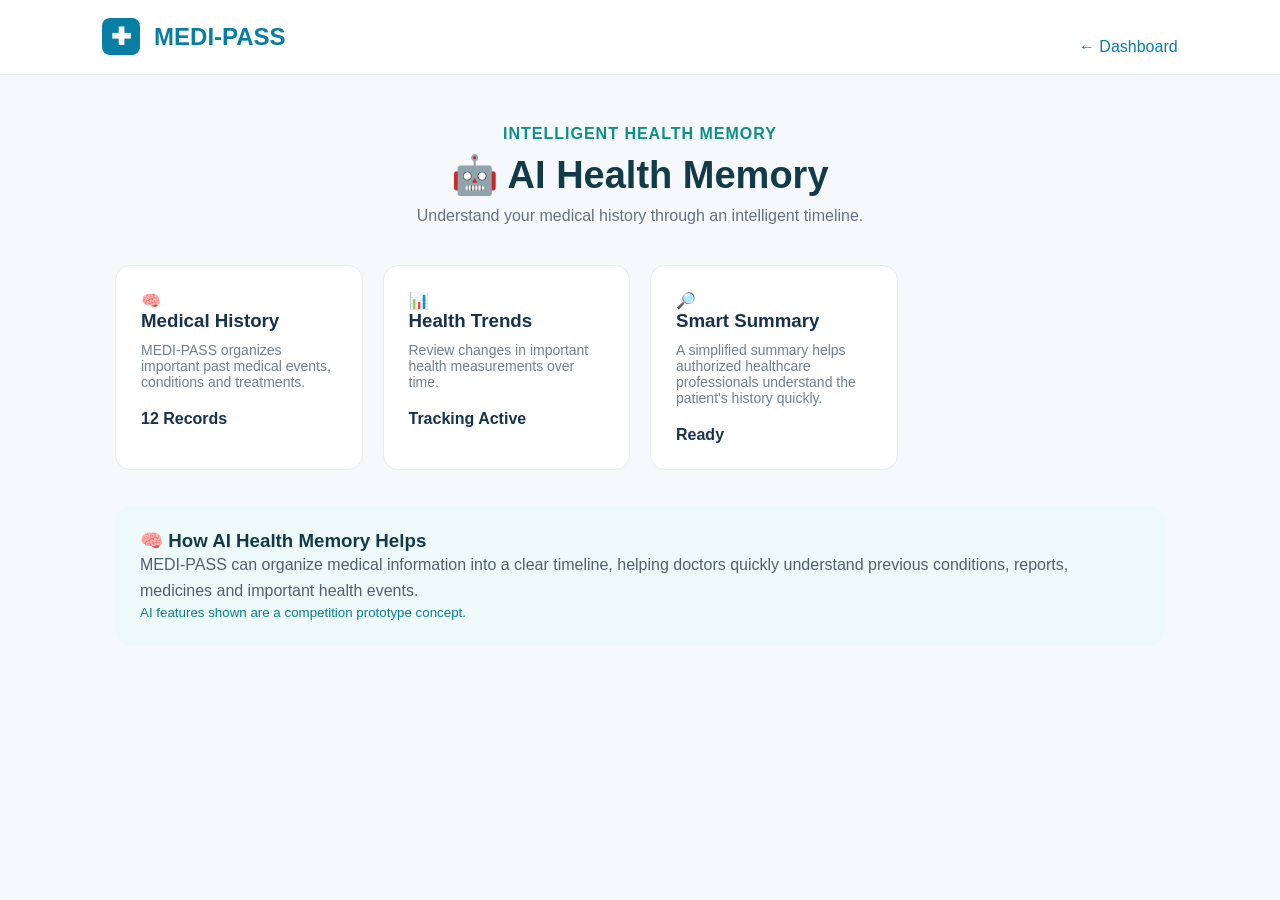
<file: ai-memory.html>
<!DOCTYPE html>
<html lang="en">

<head>
    <meta charset="UTF-8">
    <meta name="viewport" content="width=device-width, initial-scale=1.0">

    <title>MEDI-PASS | AI Health Memory</title>

    <link rel="stylesheet" href="style.css">
</head>

<body>

    <header class="navbar">

        <div class="logo">
            <span>✚</span> MEDI-PASS
        </div>

        <a href="dashboard.html" class="back-button">
            ← Dashboard
        </a>

    </header>


    <main class="vitals-page">

        <div class="vitals-header">

            <p>INTELLIGENT HEALTH MEMORY</p>

            <h1>🤖 AI Health Memory</h1>

            <span>
                Understand your medical history through an intelligent timeline.
            </span>

        </div>


        <section class="dashboard-grid">

            <div class="dashboard-card">

                <div class="card-icon">🧠</div>

                <h3>Medical History</h3>

                <p>
                    MEDI-PASS organizes important past medical events,
                    conditions and treatments.
                </p>

                <strong>12 Records</strong>

            </div>


            <div class="dashboard-card">

                <div class="card-icon">📊</div>

                <h3>Health Trends</h3>

                <p>
                    Review changes in important health measurements
                    over time.
                </p>

                <strong>Tracking Active</strong>

            </div>


            <div class="dashboard-card">

                <div class="card-icon">🔎</div>

                <h3>Smart Summary</h3>

                <p>
                    A simplified summary helps authorized healthcare
                    professionals understand the patient's history quickly.
                </p>

                <strong>Ready</strong>

            </div>

        </section>


        <section class="vital-note">

            <h3>🧠 How AI Health Memory Helps</h3>

            <p>
                MEDI-PASS can organize medical information into a
                clear timeline, helping doctors quickly understand
                previous conditions, reports, medicines and important
                health events.
            </p>

            <small>
                AI features shown are a competition prototype concept.
            </small>

        </section>

    </main>

</body>

</html>
</file>
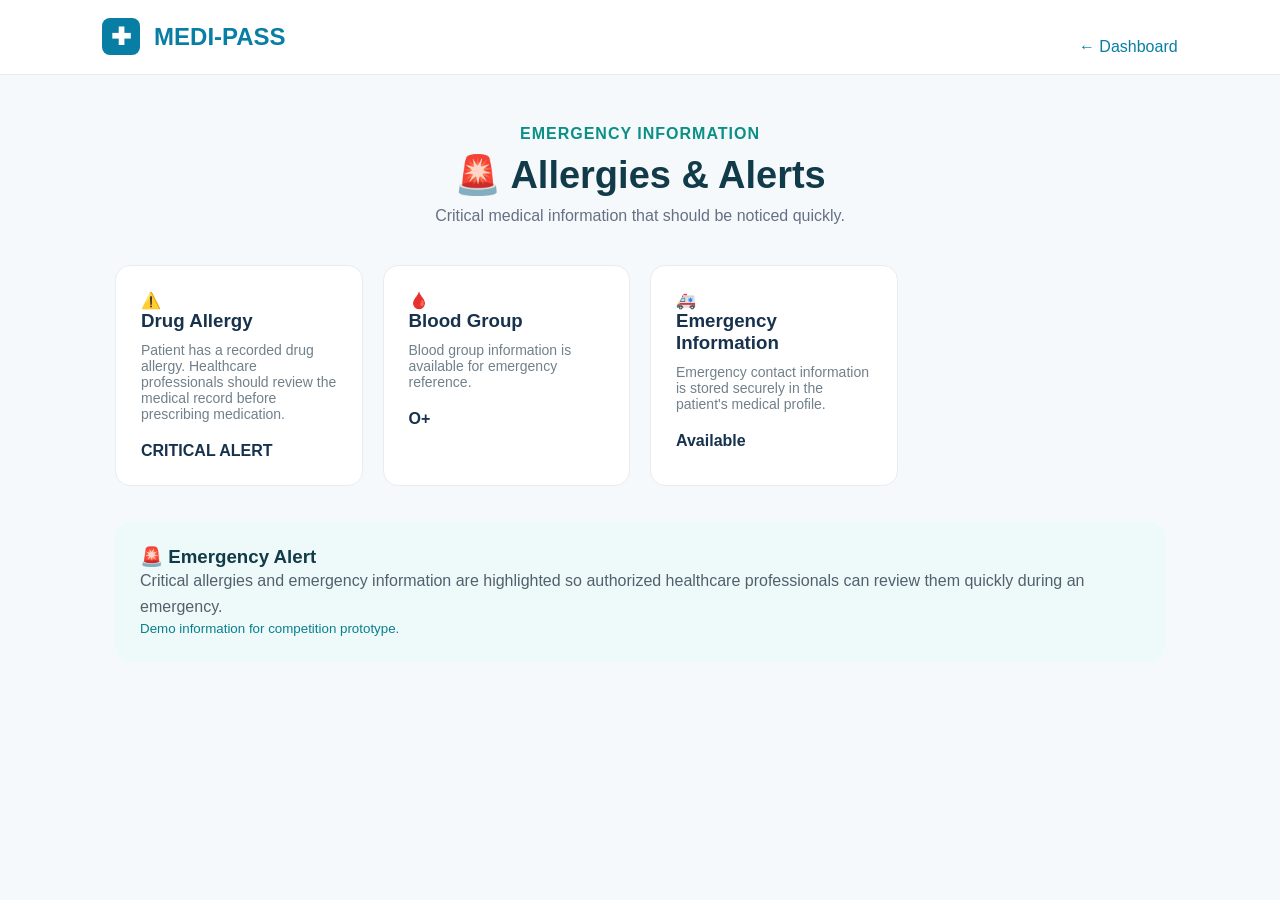
<file: allergies.html>
<!DOCTYPE html>
<html lang="en">

<head>
    <meta charset="UTF-8">
    <meta name="viewport" content="width=device-width, initial-scale=1.0">

    <title>MEDI-PASS | Allergies & Alerts</title>

    <link rel="stylesheet" href="style.css">
</head>

<body>

    <header class="navbar">

        <div class="logo">
            <span>✚</span> MEDI-PASS
        </div>

        <a href="dashboard.html" class="back-button">
            ← Dashboard
        </a>

    </header>


    <main class="vitals-page">

        <div class="vitals-header">

            <p>EMERGENCY INFORMATION</p>

            <h1>🚨 Allergies & Alerts</h1>

            <span>
                Critical medical information that should be noticed quickly.
            </span>

        </div>


        <section class="dashboard-grid">

            <div class="dashboard-card">

                <div class="card-icon">⚠️</div>

                <h3>Drug Allergy</h3>

                <p>
                    Patient has a recorded drug allergy.
                    Healthcare professionals should review the
                    medical record before prescribing medication.
                </p>

                <strong>CRITICAL ALERT</strong>

            </div>


            <div class="dashboard-card">

                <div class="card-icon">🩸</div>

                <h3>Blood Group</h3>

                <p>
                    Blood group information is available for
                    emergency reference.
                </p>

                <strong>O+</strong>

            </div>


            <div class="dashboard-card">

                <div class="card-icon">🚑</div>

                <h3>Emergency Information</h3>

                <p>
                    Emergency contact information is stored
                    securely in the patient's medical profile.
                </p>

                <strong>Available</strong>

            </div>

        </section>


        <section class="vital-note">

            <h3>🚨 Emergency Alert</h3>

            <p>
                Critical allergies and emergency information are
                highlighted so authorized healthcare professionals
                can review them quickly during an emergency.
            </p>

            <small>
                Demo information for competition prototype.
            </small>

        </section>

    </main>

</body>

</html>
</file>
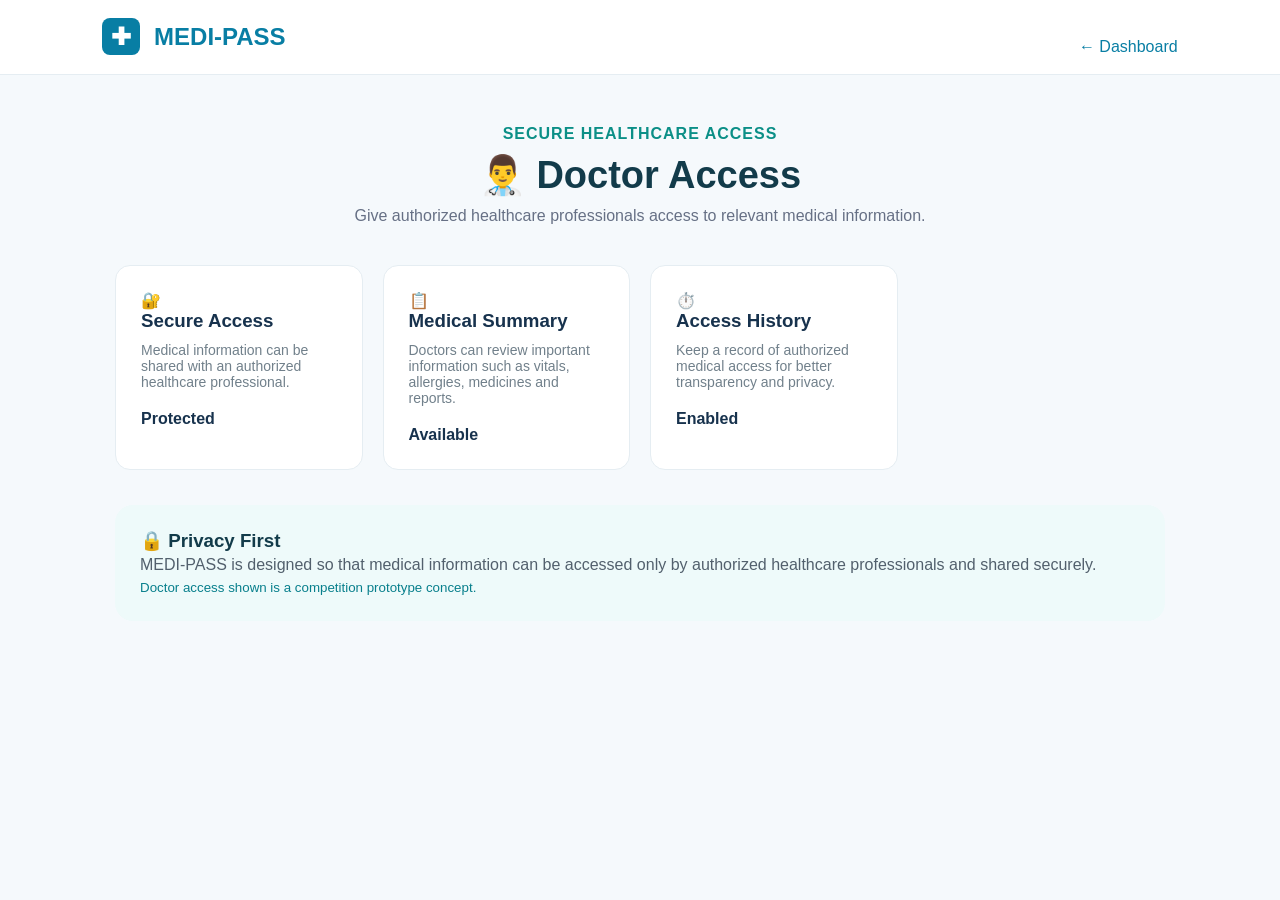
<file: doctor.html>
<!DOCTYPE html>
<html lang="en">

<head>
    <meta charset="UTF-8">
    <meta name="viewport" content="width=device-width, initial-scale=1.0">

    <title>MEDI-PASS | Doctor Access</title>

    <link rel="stylesheet" href="style.css">
</head>

<body>

    <header class="navbar">

        <div class="logo">
            <span>✚</span> MEDI-PASS
        </div>

        <a href="dashboard.html" class="back-button">
            ← Dashboard
        </a>

    </header>


    <main class="vitals-page">

        <div class="vitals-header">

            <p>SECURE HEALTHCARE ACCESS</p>

            <h1>👨‍⚕️ Doctor Access</h1>

            <span>
                Give authorized healthcare professionals access to relevant medical information.
            </span>

        </div>


        <section class="dashboard-grid">

            <div class="dashboard-card">

                <div class="card-icon">🔐</div>

                <h3>Secure Access</h3>

                <p>
                    Medical information can be shared with an
                    authorized healthcare professional.
                </p>

                <strong>Protected</strong>

            </div>


            <div class="dashboard-card">

                <div class="card-icon">📋</div>

                <h3>Medical Summary</h3>

                <p>
                    Doctors can review important information such as
                    vitals, allergies, medicines and reports.
                </p>

                <strong>Available</strong>

            </div>


            <div class="dashboard-card">

                <div class="card-icon">⏱️</div>

                <h3>Access History</h3>

                <p>
                    Keep a record of authorized medical access
                    for better transparency and privacy.
                </p>

                <strong>Enabled</strong>

            </div>

        </section>


        <section class="vital-note">

            <h3>🔒 Privacy First</h3>

            <p>
                MEDI-PASS is designed so that medical information
                can be accessed only by authorized healthcare
                professionals and shared securely.
            </p>

            <small>
                Doctor access shown is a competition prototype concept.
            </small>

        </section>

    </main>

</body>

</html>
</file>
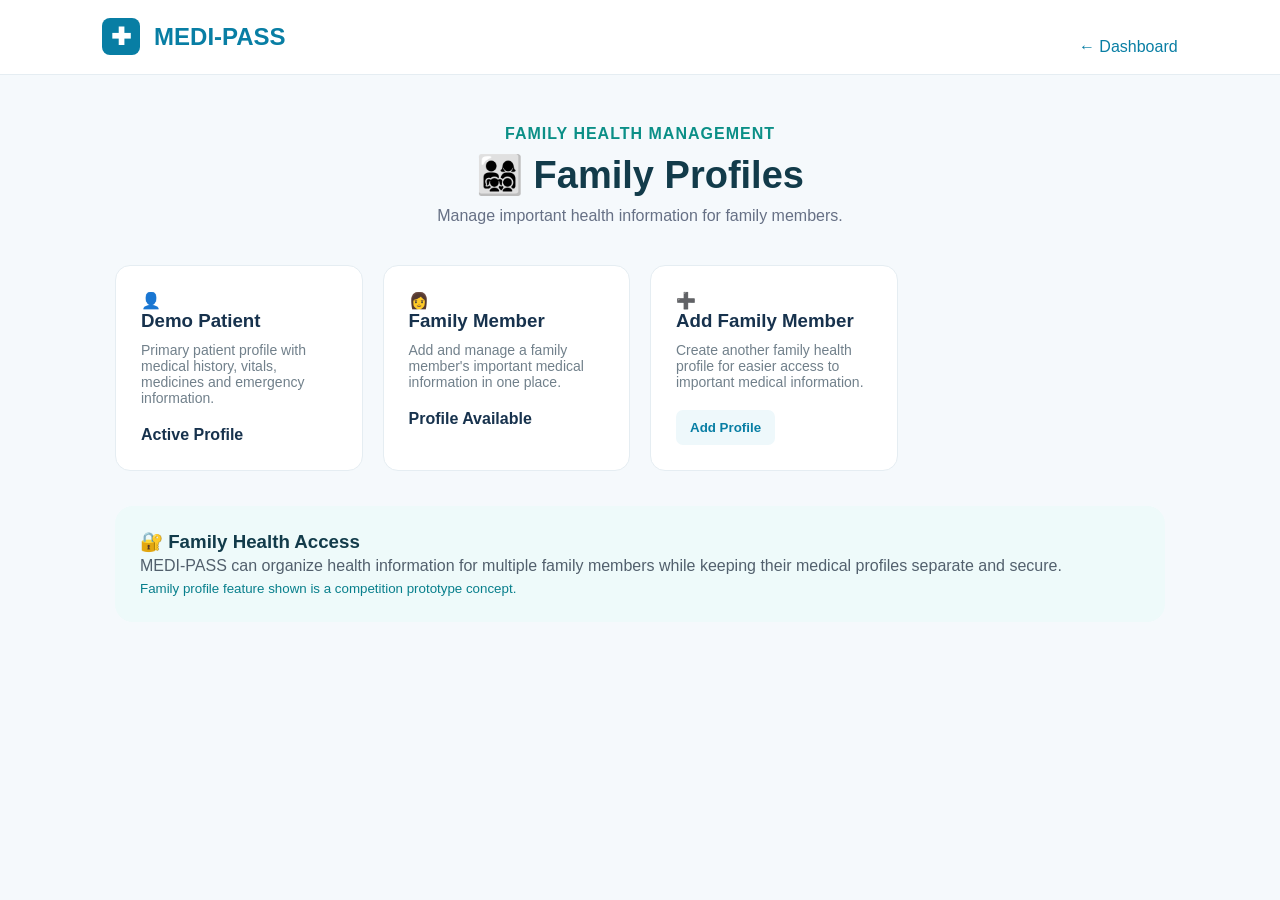
<file: family.html>
<!DOCTYPE html>
<html lang="en">

<head>
    <meta charset="UTF-8">
    <meta name="viewport" content="width=device-width, initial-scale=1.0">

    <title>MEDI-PASS | Family Profiles</title>

    <link rel="stylesheet" href="style.css">
</head>

<body>

    <header class="navbar">

        <div class="logo">
            <span>✚</span> MEDI-PASS
        </div>

        <a href="dashboard.html" class="back-button">
            ← Dashboard
        </a>

    </header>


    <main class="vitals-page">

        <div class="vitals-header">

            <p>FAMILY HEALTH MANAGEMENT</p>

            <h1>👨‍👩‍👧‍👦 Family Profiles</h1>

            <span>
                Manage important health information for family members.
            </span>

        </div>


        <section class="dashboard-grid">

            <div class="dashboard-card">

                <div class="card-icon">👤</div>

                <h3>Demo Patient</h3>

                <p>
                    Primary patient profile with medical history,
                    vitals, medicines and emergency information.
                </p>

                <strong>Active Profile</strong>

            </div>


            <div class="dashboard-card">

                <div class="card-icon">👩</div>

                <h3>Family Member</h3>

                <p>
                    Add and manage a family member's important
                    medical information in one place.
                </p>

                <strong>Profile Available</strong>

            </div>


            <div class="dashboard-card">

                <div class="card-icon">➕</div>

                <h3>Add Family Member</h3>

                <p>
                    Create another family health profile for
                    easier access to important medical information.
                </p>

                <button class="card-button">
                    Add Profile
                </button>

            </div>

        </section>


        <section class="vital-note">

            <h3>🔐 Family Health Access</h3>

            <p>
                MEDI-PASS can organize health information for
                multiple family members while keeping their
                medical profiles separate and secure.
            </p>

            <small>
                Family profile feature shown is a competition prototype concept.
            </small>

        </section>

    </main>

</body>

</html>
</file>
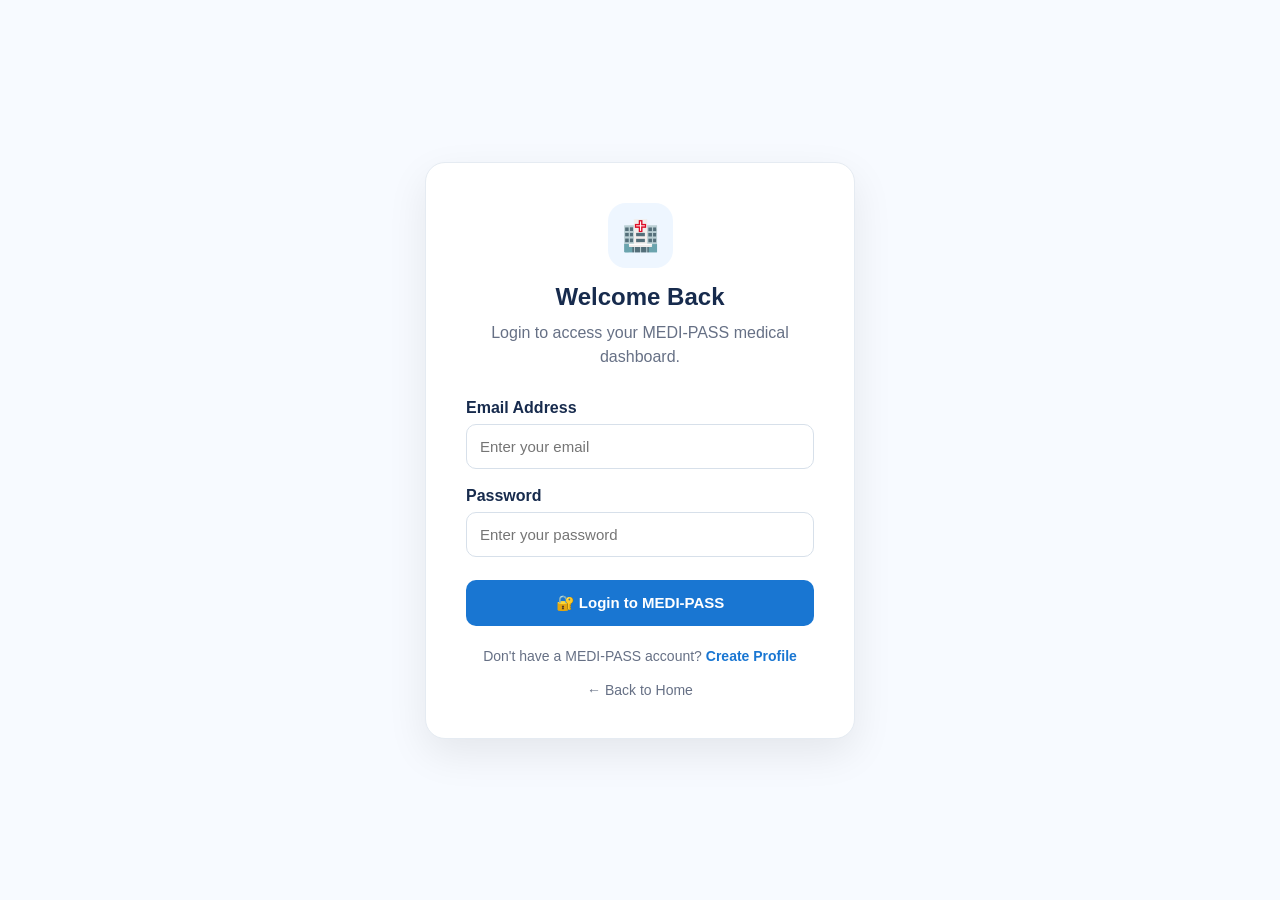
<file: login.html>
<!DOCTYPE html>
<html lang="en">

<head>
    <meta charset="UTF-8">
    <meta name="viewport" content="width=device-width, initial-scale=1.0">

    <title>MEDI-PASS | Login</title>

    <link rel="stylesheet" href="style.css">

    <style>
        .login-page {
            min-height: 100vh;
            display: flex;
            justify-content: center;
            align-items: center;
            padding: 30px 20px;
            background: #f7faff;
        }

        .login-container {
            width: 100%;
            max-width: 430px;
            background: white;
            padding: 40px;
            border-radius: 20px;
            border: 1px solid #e5ebf2;
            box-shadow: 0 15px 40px rgba(0, 0, 0, 0.08);
        }

        .login-header {
            text-align: center;
            margin-bottom: 30px;
        }

        .login-icon {
            width: 65px;
            height: 65px;
            margin: 0 auto 15px;
            display: flex;
            align-items: center;
            justify-content: center;
            border-radius: 18px;
            background: #eef6ff;
            font-size: 30px;
        }

        .login-header h1 {
            margin-bottom: 10px;
            color: #172b4d;
        }

        .login-header p {
            color: #667085;
            line-height: 1.5;
        }

        .login-form {
            display: flex;
            flex-direction: column;
            gap: 18px;
        }

        .login-form label {
            font-weight: 600;
            margin-bottom: 7px;
            display: block;
            color: #172b4d;
        }

        .login-form input {
            width: 100%;
            box-sizing: border-box;
            padding: 13px;
            border: 1px solid #d7e0ea;
            border-radius: 10px;
            font-family: inherit;
            outline: none;
            font-size: 15px;
        }

        .login-form input:focus {
            border-color: #1976d2;
            box-shadow: 0 0 0 3px rgba(25, 118, 210, 0.08);
        }

        .login-button {
            width: 100%;
            border: none;
            padding: 14px;
            border-radius: 10px;
            background: #1976d2;
            color: white;
            font-weight: 700;
            font-size: 15px;
            cursor: pointer;
            margin-top: 5px;
        }

        .login-button:hover {
            background: #125ca8;
        }

        .login-message {
            display: none;
            padding: 12px;
            border-radius: 10px;
            margin-bottom: 15px;
            font-size: 14px;
            text-align: center;
        }

        .login-message.error {
            display: block;
            background: #fff0f0;
            color: #c62828;
        }

        .login-message.success {
            display: block;
            background: #edf8f0;
            color: #188038;
        }

        .create-account {
            text-align: center;
            margin-top: 22px;
            color: #667085;
            font-size: 14px;
        }

        .create-account a {
            color: #1976d2;
            font-weight: 700;
            text-decoration: none;
        }

        .back-home {
            display: block;
            text-align: center;
            margin-top: 18px;
            color: #667085;
            text-decoration: none;
            font-size: 14px;
        }

        @media (max-width: 500px) {
            .login-container {
                padding: 28px 22px;
            }
        }
    </style>
</head>

<body>

    <section class="login-page">

        <div class="login-container">

            <div class="login-header">

                <div class="login-icon">
                    🏥
                </div>

                <h1>Welcome Back</h1>

                <p>
                    Login to access your MEDI-PASS medical dashboard.
                </p>

            </div>

            <div id="loginMessage" class="login-message"></div>

            <form class="login-form" onsubmit="loginUser(event)">

                <div>
                    <label for="loginEmail">
                        Email Address
                    </label>

                    <input
                        type="email"
                        id="loginEmail"
                        placeholder="Enter your email"
                        required
                    >
                </div>

                <div>
                    <label for="loginPassword">
                        Password
                    </label>

                    <input
                        type="password"
                        id="loginPassword"
                        placeholder="Enter your password"
                        required
                    >
                </div>

                <button type="submit" class="login-button">
                    🔐 Login to MEDI-PASS
                </button>

            </form>

            <div class="create-account">

                Don't have a MEDI-PASS account?

                <a href="register.html">
                    Create Profile
                </a>

            </div>

            <a href="index.html" class="back-home">
                ← Back to Home
            </a>

        </div>

    </section>

    <script src="script.js"></script>

</body>

</html>
</file>
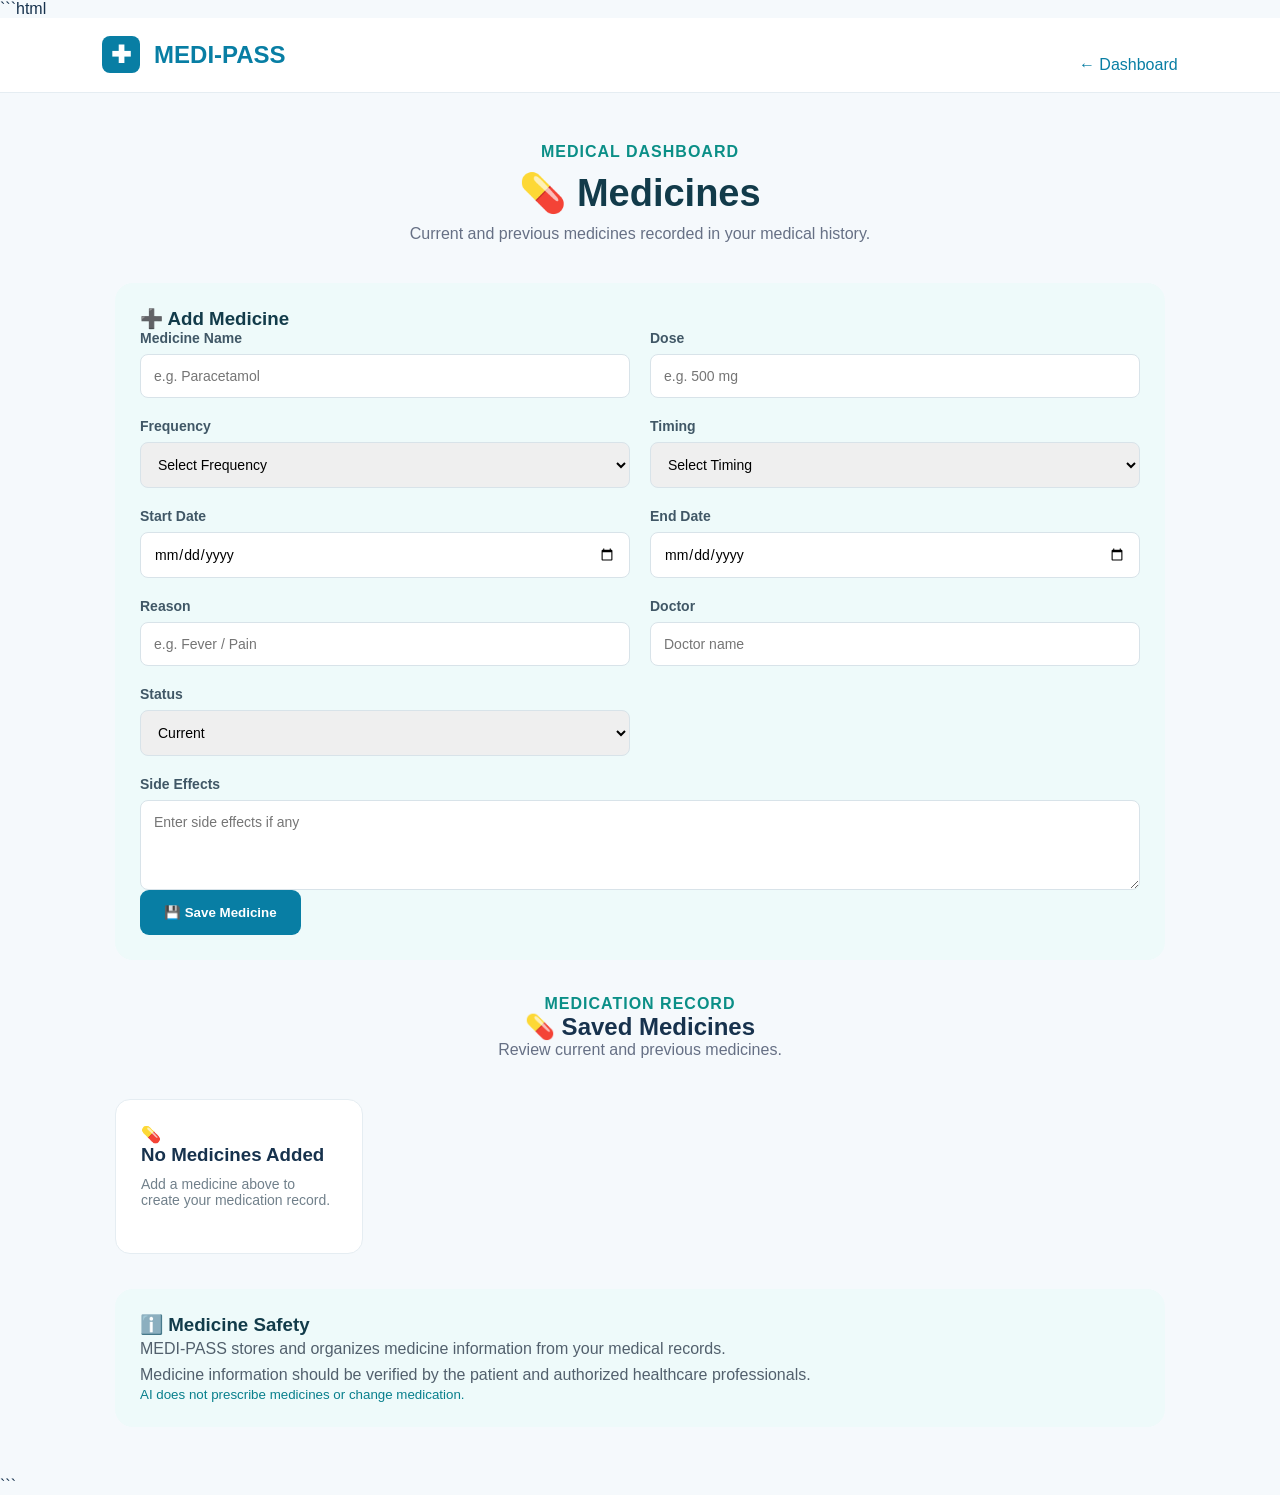
<file: medicines.html>
```html
<!DOCTYPE html>
<html lang="en">

<head>

    <meta charset="UTF-8">

    <meta name="viewport"
          content="width=device-width, initial-scale=1.0">

    <title>MEDI-PASS | Medicines</title>

    <link rel="stylesheet" href="style.css">

</head>


<body>


<!-- =========================================
     NAVBAR
========================================= -->

<header class="navbar">

    <div class="logo">
        <span>✚</span> MEDI-PASS
    </div>

    <a href="dashboard.html"
       class="back-button">

        ← Dashboard

    </a>

</header>



<!-- =========================================
     MAIN
========================================= -->

<main class="vitals-page">


    <!-- HEADER -->

    <div class="vitals-header">

        <p>
            MEDICAL DASHBOARD
        </p>

        <h1>
            💊 Medicines
        </h1>

        <span>
            Current and previous medicines recorded in your medical history.
        </span>

    </div>



    <!-- =========================================
         ADD MEDICINE
    ========================================== -->

    <section class="vital-note">

        <h3>
            ➕ Add Medicine
        </h3>


        <div class="form-grid">


            <!-- MEDICINE NAME -->

            <div class="form-group">

                <label>
                    Medicine Name
                </label>

                <input
                    type="text"
                    id="medicineName"
                    placeholder="e.g. Paracetamol">

            </div>



            <!-- DOSE -->

            <div class="form-group">

                <label>
                    Dose
                </label>

                <input
                    type="text"
                    id="medicineDose"
                    placeholder="e.g. 500 mg">

            </div>



            <!-- FREQUENCY -->

            <div class="form-group">

                <label>
                    Frequency
                </label>

                <select id="medicineFrequency">

                    <option value="">
                        Select Frequency
                    </option>

                    <option>
                        Once daily
                    </option>

                    <option>
                        Twice daily
                    </option>

                    <option>
                        Three times daily
                    </option>

                    <option>
                        As prescribed
                    </option>

                    <option>
                        As needed
                    </option>

                </select>

            </div>



            <!-- TIMING -->

            <div class="form-group">

                <label>
                    Timing
                </label>

                <select id="medicineTiming">

                    <option value="">
                        Select Timing
                    </option>

                    <option>
                        Morning
                    </option>

                    <option>
                        Afternoon
                    </option>

                    <option>
                        Night
                    </option>

                    <option>
                        Morning + Night
                    </option>

                    <option>
                        Morning + Afternoon + Night
                    </option>

                </select>

            </div>



            <!-- START DATE -->

            <div class="form-group">

                <label>
                    Start Date
                </label>

                <input
                    type="date"
                    id="medicineStartDate">

            </div>



            <!-- END DATE -->

            <div class="form-group">

                <label>
                    End Date
                </label>

                <input
                    type="date"
                    id="medicineEndDate">

            </div>



            <!-- REASON -->

            <div class="form-group">

                <label>
                    Reason
                </label>

                <input
                    type="text"
                    id="medicineReason"
                    placeholder="e.g. Fever / Pain">

            </div>



            <!-- DOCTOR -->

            <div class="form-group">

                <label>
                    Doctor
                </label>

                <input
                    type="text"
                    id="medicineDoctor"
                    placeholder="Doctor name">

            </div>



            <!-- STATUS -->

            <div class="form-group">

                <label>
                    Status
                </label>

                <select id="medicineStatus">

                    <option value="Current">
                        Current
                    </option>

                    <option value="Previous">
                        Previous
                    </option>

                </select>

            </div>



            <!-- SIDE EFFECTS -->

            <div class="form-group full">

                <label>
                    Side Effects
                </label>

                <textarea
                    id="medicineSideEffects"
                    placeholder="Enter side effects if any"></textarea>

            </div>


        </div>



        <button
            class="primary-btn"
            onclick="saveMedicine()">

            💾 Save Medicine

        </button>

    </section>



    <!-- =========================================
         MEDICINE LIST
    ========================================== -->

    <section>

        <div
            class="vitals-header"
            style="margin-top: 35px;">

            <p>
                MEDICATION RECORD
            </p>

            <h2>
                💊 Saved Medicines
            </h2>

            <span>
                Review current and previous medicines.
            </span>

        </div>



        <div
            id="medicineList"
            class="dashboard-grid">

        </div>

    </section>



    <!-- =========================================
         INFORMATION
    ========================================== -->

    <section class="vital-note">

        <h3>
            ℹ️ Medicine Safety
        </h3>

        <p>
            MEDI-PASS stores and organizes medicine information
            from your medical records.
        </p>

        <p>
            Medicine information should be verified by the patient
            and authorized healthcare professionals.
        </p>

        <small>
            AI does not prescribe medicines or change medication.
        </small>

    </section>


</main>



<!-- =========================================
     JAVASCRIPT
========================================= -->

<script>


/* =========================================
   LOAD MEDICINES
========================================= */

function getMedicines() {

    return JSON.parse(
        localStorage.getItem("mediPassMedicines")
    ) || [];

}



/* =========================================
   SAVE MEDICINE
========================================= */

function saveMedicine() {


    const name =
        document.getElementById(
            "medicineName"
        ).value.trim();


    const dose =
        document.getElementById(
            "medicineDose"
        ).value.trim();


    const frequency =
        document.getElementById(
            "medicineFrequency"
        ).value;


    const timing =
        document.getElementById(
            "medicineTiming"
        ).value;


    const startDate =
        document.getElementById(
            "medicineStartDate"
        ).value;


    const endDate =
        document.getElementById(
            "medicineEndDate"
        ).value;


    const reason =
        document.getElementById(
            "medicineReason"
        ).value.trim();


    const doctor =
        document.getElementById(
            "medicineDoctor"
        ).value.trim();


    const status =
        document.getElementById(
            "medicineStatus"
        ).value;


    const sideEffects =
        document.getElementById(
            "medicineSideEffects"
        ).value.trim();



    /* VALIDATION */

    if (!name) {

        alert(
            "Please enter medicine name."
        );

        return;

    }



    if (!dose) {

        alert(
            "Please enter medicine dose."
        );

        return;

    }



    /* MEDICINE OBJECT */

    const medicine = {

        id:
            Date.now(),

        name:
            name,

        dose:
            dose,

        frequency:
            frequency,

        timing:
            timing,

        startDate:
            startDate,

        endDate:
            endDate,

        reason:
            reason,

        doctor:
            doctor,

        status:
            status,

        sideEffects:
            sideEffects,

        createdAt:
            new Date().toISOString()

    };



    /* GET OLD MEDICINES */

    const medicines =
        getMedicines();



    /* ADD NEW */

    medicines.push(
        medicine
    );



    /* SAVE */

    localStorage.setItem(

        "mediPassMedicines",

        JSON.stringify(
            medicines
        )

    );



    /* CLEAR FORM */

    document.getElementById(
        "medicineName"
    ).value = "";


    document.getElementById(
        "medicineDose"
    ).value = "";


    document.getElementById(
        "medicineFrequency"
    ).value = "";


    document.getElementById(
        "medicineTiming"
    ).value = "";


    document.getElementById(
        "medicineStartDate"
    ).value = "";


    document.getElementById(
        "medicineEndDate"
    ).value = "";


    document.getElementById(
        "medicineReason"
    ).value = "";


    document.getElementById(
        "medicineDoctor"
    ).value = "";


    document.getElementById(
        "medicineStatus"
    ).value = "Current";


    document.getElementById(
        "medicineSideEffects"
    ).value = "";



    /* REFRESH */

    displayMedicines();


    alert(
        "Medicine saved successfully."
    );

}



/* =========================================
   DELETE MEDICINE
========================================= */

function deleteMedicine(id) {


    let medicines =
        getMedicines();


    medicines =
        medicines.filter(
            function(medicine) {

                return medicine.id !== id;

            }
        );


    localStorage.setItem(

        "mediPassMedicines",

        JSON.stringify(
            medicines
        )

    );


    displayMedicines();

}



/* =========================================
   DISPLAY MEDICINES
========================================= */

function displayMedicines() {


    const container =
        document.getElementById(
            "medicineList"
        );


    const medicines =
        getMedicines();



    /* EMPTY STATE */

    if (medicines.length === 0) {

        container.innerHTML = `

            <div class="dashboard-card">

                <div class="card-icon">
                    💊
                </div>

                <h3>
                    No Medicines Added
                </h3>

                <p>
                    Add a medicine above to create
                    your medication record.
                </p>

            </div>

        `;

        return;

    }



    /* SHOW MEDICINES */

    container.innerHTML = "";



    medicines
        .slice()
        .reverse()
        .forEach(
            function(medicine) {


                const card =
                    document.createElement(
                        "div"
                    );


                card.className =
                    "dashboard-card";



                card.innerHTML = `

                    <div class="card-icon">
                        💊
                    </div>


                    <h3>
                        ${medicine.name}
                    </h3>


                    <p>
                        <strong>
                            Dose:
                        </strong>

                        ${medicine.dose}
                    </p>


                    <p>
                        <strong>
                            Frequency:
                        </strong>

                        ${medicine.frequency || "Not recorded"}
                    </p>


                    <p>
                        <strong>
                            Timing:
                        </strong>

                        ${medicine.timing || "Not recorded"}
                    </p>


                    <p>
                        <strong>
                            Reason:
                        </strong>

                        ${medicine.reason || "Not recorded"}
                    </p>


                    <p>
                        <strong>
                            Doctor:
                        </strong>

                        ${medicine.doctor || "Not recorded"}
                    </p>


                    <p>
                        <strong>
                            Start:
                        </strong>

                        ${medicine.startDate || "Not recorded"}
                    </p>


                    <p>
                        <strong>
                            End:
                        </strong>

                        ${medicine.endDate || "Not recorded"}
                    </p>


                    <p>
                        <strong>
                            Status:
                        </strong>

                        ${medicine.status}
                    </p>


                    <p>
                        <strong>
                            Side Effects:
                        </strong>

                        ${medicine.sideEffects || "None recorded"}
                    </p>


                    <button
                        class="secondary-btn"
                        onclick="deleteMedicine(${medicine.id})">

                        🗑️ Delete

                    </button>

                `;


                container.appendChild(
                    card
                );

            }
        );

}



/* =========================================
   INITIAL LOAD
========================================= */

displayMedicines();


</script>


</body>

</html>
```
</file>
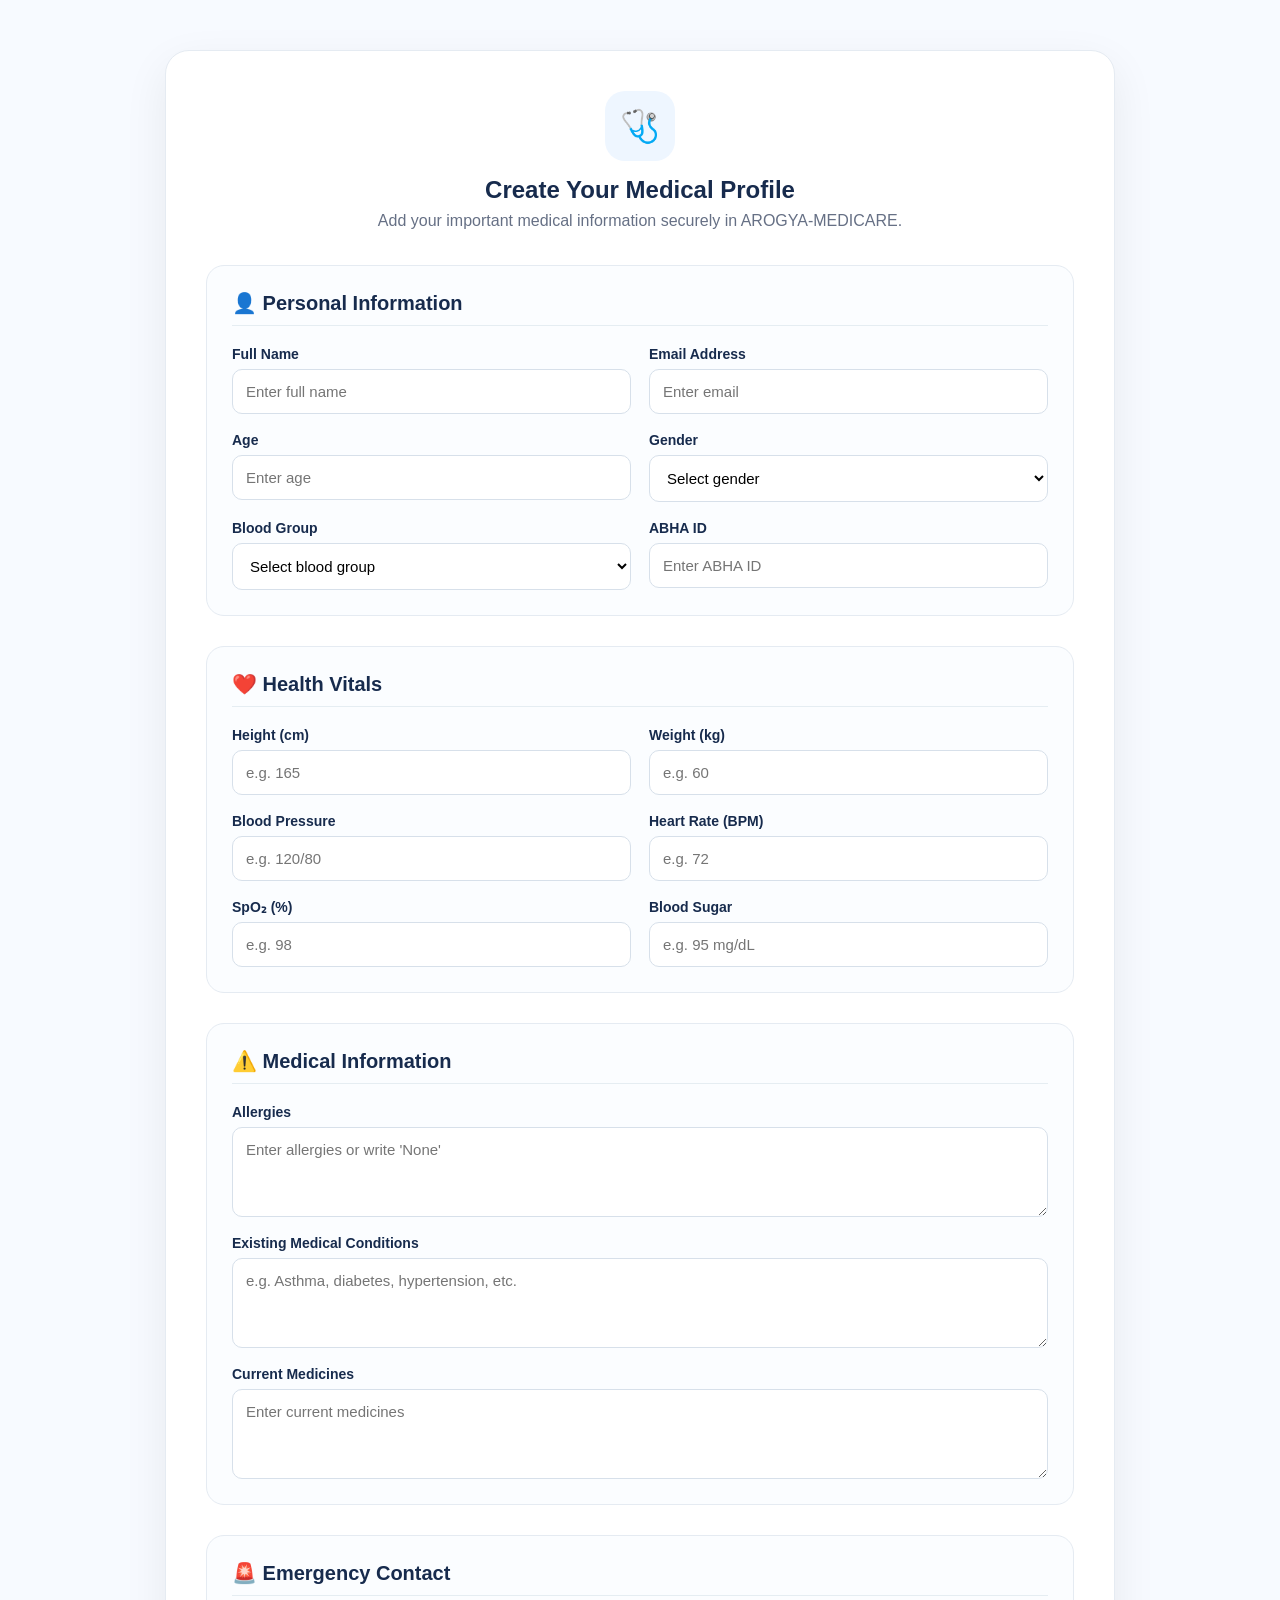
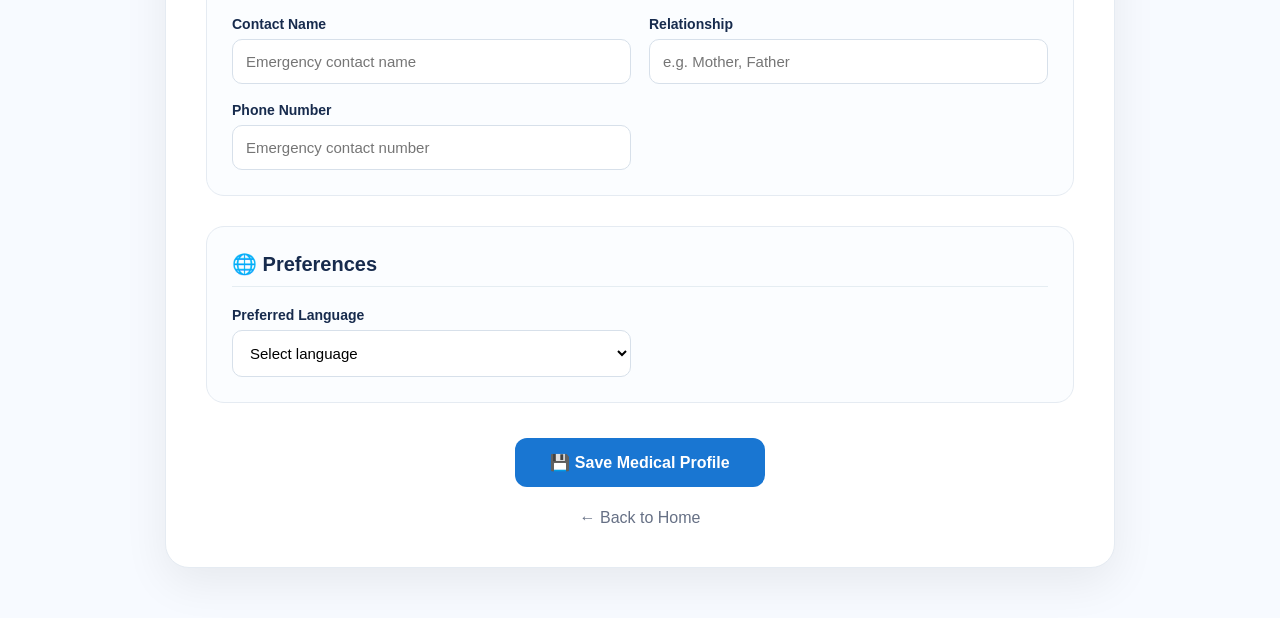
<file: register.html>
<!DOCTYPE html>
<html lang="en">

<head>
    <meta charset="UTF-8">
    <meta name="viewport" content="width=device-width, initial-scale=1.0">

    <title>AROGYA-MEDICARE | Medical Profile</title>

    <link rel="stylesheet" href="style.css">

    <style>
        .profile-page {
            min-height: 100vh;
            padding: 50px 20px;
            background: #f7faff;
        }

        .profile-container {
            max-width: 950px;
            margin: auto;
            background: white;
            padding: 40px;
            border-radius: 24px;
            border: 1px solid #e5ebf2;
            box-shadow: 0 15px 45px rgba(0,0,0,0.07);
        }

        .profile-header {
            text-align: center;
            margin-bottom: 35px;
        }

        .profile-icon {
            width: 70px;
            height: 70px;
            margin: auto auto 15px;
            border-radius: 20px;
            background: #eef6ff;
            display: flex;
            align-items: center;
            justify-content: center;
            font-size: 32px;
        }

        .profile-header h1 {
            color: #172b4d;
            margin-bottom: 8px;
        }

        .profile-header p {
            color: #667085;
        }

        .form-section {
            margin-top: 30px;
            padding: 25px;
            border: 1px solid #e5ebf2;
            border-radius: 18px;
            background: #fbfdff;
        }

        .form-section h2 {
            color: #172b4d;
            margin-bottom: 20px;
            font-size: 20px;
        }

        .form-grid {
            display: grid;
            grid-template-columns: repeat(2, 1fr);
            gap: 18px;
        }

        .form-group {
            display: flex;
            flex-direction: column;
        }

        .form-group.full {
            grid-column: 1 / -1;
        }

        .form-group label {
            font-weight: 600;
            margin-bottom: 7px;
            color: #172b4d;
        }

        .form-group input,
        .form-group select,
        .form-group textarea {
            width: 100%;
            box-sizing: border-box;
            padding: 13px;
            border: 1px solid #d7e0ea;
            border-radius: 10px;
            font-family: inherit;
            font-size: 15px;
            outline: none;
            background: white;
        }

        .form-group input:focus,
        .form-group select:focus,
        .form-group textarea:focus {
            border-color: #1976d2;
            box-shadow: 0 0 0 3px rgba(25,118,210,0.08);
        }

        .form-group textarea {
            min-height: 90px;
            resize: vertical;
        }

        .save-area {
            text-align: center;
            margin-top: 35px;
        }

        .save-button {
            border: none;
            padding: 15px 35px;
            border-radius: 12px;
            background: #1976d2;
            color: white;
            font-size: 16px;
            font-weight: 700;
            cursor: pointer;
        }

        .save-button:hover {
            background: #125ca8;
        }

        .profile-message {
            display: none;
            margin-top: 20px;
            padding: 13px;
            border-radius: 10px;
            text-align: center;
            font-weight: 600;
        }

        .profile-message.show {
            display: block;
        }

        .success-message {
            background: #edf8f0;
            color: #188038;
        }

        .back-home {
            display: block;
            text-align: center;
            margin-top: 22px;
            color: #667085;
            text-decoration: none;
        }

        @media (max-width: 700px) {
            .profile-container {
                padding: 25px 18px;
            }

            .form-grid {
                grid-template-columns: 1fr;
            }

            .form-group.full {
                grid-column: auto;
            }
        }
    </style>
</head>

<body>

<section class="profile-page">

    <div class="profile-container">

        <div class="profile-header">

            <div class="profile-icon">
                🩺
            </div>

            <h1>Create Your Medical Profile</h1>

            <p>
                Add your important medical information securely in AROGYA-MEDICARE.
            </p>

        </div>


        <form onsubmit="saveMedicalProfile(event)">


            <!-- PERSONAL INFORMATION -->

            <div class="form-section">

                <h2>👤 Personal Information</h2>

                <div class="form-grid">

                    <div class="form-group">
                        <label>Full Name</label>

                        <input
                            type="text"
                            id="name"
                            placeholder="Enter full name"
                            required>
                    </div>


                    <div class="form-group">
                        <label>Email Address</label>

                        <input
                            type="email"
                            id="email"
                            placeholder="Enter email"
                            required>
                    </div>


                    <div class="form-group">
                        <label>Age</label>

                        <input
                            type="number"
                            id="age"
                            placeholder="Enter age"
                            min="1"
                            max="120">
                    </div>


                    <div class="form-group">
                        <label>Gender</label>

                        <select id="gender">

                            <option value="">
                                Select gender
                            </option>

                            <option value="Female">
                                Female
                            </option>

                            <option value="Male">
                                Male
                            </option>

                            <option value="Other">
                                Other
                            </option>

                            <option value="Prefer not to say">
                                Prefer not to say
                            </option>

                        </select>
                    </div>


                    <div class="form-group">
                        <label>Blood Group</label>

                        <select id="bloodGroup">

                            <option value="">
                                Select blood group
                            </option>

                            <option>A+</option>
                            <option>A-</option>
                            <option>B+</option>
                            <option>B-</option>
                            <option>AB+</option>
                            <option>AB-</option>
                            <option>O+</option>
                            <option>O-</option>

                        </select>
                    </div>


                    <div class="form-group">
                        <label>ABHA ID</label>

                        <input
                            type="text"
                            id="abha"
                            placeholder="Enter ABHA ID">
                    </div>

                </div>

            </div>


            <!-- BODY & VITALS -->

            <div class="form-section">

                <h2>❤️ Health Vitals</h2>

                <div class="form-grid">

                    <div class="form-group">
                        <label>Height (cm)</label>

                        <input
                            type="number"
                            id="height"
                            placeholder="e.g. 165">
                    </div>


                    <div class="form-group">
                        <label>Weight (kg)</label>

                        <input
                            type="number"
                            id="weight"
                            placeholder="e.g. 60">
                    </div>


                    <div class="form-group">
                        <label>Blood Pressure</label>

                        <input
                            type="text"
                            id="bloodPressure"
                            placeholder="e.g. 120/80">
                    </div>


                    <div class="form-group">
                        <label>Heart Rate (BPM)</label>

                        <input
                            type="number"
                            id="heartRate"
                            placeholder="e.g. 72">
                    </div>


                    <div class="form-group">
                        <label>SpO₂ (%)</label>

                        <input
                            type="number"
                            id="spo2"
                            placeholder="e.g. 98">
                    </div>


                    <div class="form-group">
                        <label>Blood Sugar</label>

                        <input
                            type="text"
                            id="bloodSugar"
                            placeholder="e.g. 95 mg/dL">
                    </div>

                </div>

            </div>


            <!-- MEDICAL INFORMATION -->

            <div class="form-section">

                <h2>⚠️ Medical Information</h2>

                <div class="form-grid">

                    <div class="form-group full">

                        <label>
                            Allergies
                        </label>

                        <textarea
                            id="allergies"
                            placeholder="Enter allergies or write 'None'"></textarea>

                    </div>


                    <div class="form-group full">

                        <label>
                            Existing Medical Conditions
                        </label>

                        <textarea
                            id="conditions"
                            placeholder="e.g. Asthma, diabetes, hypertension, etc."></textarea>

                    </div>


                    <div class="form-group full">

                        <label>
                            Current Medicines
                        </label>

                        <textarea
                            id="currentMedicines"
                            placeholder="Enter current medicines"></textarea>

                    </div>

                </div>

            </div>


            <!-- EMERGENCY CONTACT -->

            <div class="form-section">

                <h2>🚨 Emergency Contact</h2>

                <div class="form-grid">

                    <div class="form-group">

                        <label>
                            Contact Name
                        </label>

                        <input
                            type="text"
                            id="emergencyContactName"
                            placeholder="Emergency contact name">
                    </div>


                    <div class="form-group">

                        <label>
                            Relationship
                        </label>

                        <input
                            type="text"
                            id="emergencyContactRelation"
                            placeholder="e.g. Mother, Father">
                    </div>


                    <div class="form-group">

                        <label>
                            Phone Number
                        </label>

                        <input
                            type="tel"
                            id="emergencyContactPhone"
                            placeholder="Emergency contact number">
                    </div>

                </div>

            </div>


            <!-- PREFERENCES -->

            <div class="form-section">

                <h2>🌐 Preferences</h2>

                <div class="form-grid">

                    <div class="form-group">

                        <label>
                            Preferred Language
                        </label>

                        <select id="language">

                            <option value="">
                                Select language
                            </option>

                            <option value="English">
                                English
                            </option>

                            <option value="Hindi">
                                Hindi
                            </option>

                            <option value="Marathi">
                                Marathi
                            </option>

                        </select>

                    </div>

                </div>

            </div>


            <!-- SAVE -->

            <div class="save-area">

                <button
                    type="submit"
                    class="save-button">

                    💾 Save Medical Profile

                </button>

                <div
                    id="profileMessage"
                    class="profile-message success-message">

                    ✓ Medical profile saved successfully!

                </div>

            </div>

        </form>


        <a href="index.html" class="back-home">
            ← Back to Home
        </a>

    </div>

</section>


<script>

function saveMedicalProfile(event) {

    event.preventDefault();


    const patient = {

        name:
            document.getElementById("name").value.trim(),

        email:
            document.getElementById("email").value.trim(),

        age:
            document.getElementById("age").value,

        gender:
            document.getElementById("gender").value,

        bloodGroup:
            document.getElementById("bloodGroup").value,

        abha:
            document.getElementById("abha").value.trim(),

        height:
            document.getElementById("height").value,

        weight:
            document.getElementById("weight").value,

        bloodPressure:
            document.getElementById("bloodPressure").value.trim(),

        heartRate:
            document.getElementById("heartRate").value,

        spo2:
            document.getElementById("spo2").value,

        bloodSugar:
            document.getElementById("bloodSugar").value.trim(),

        allergies:
            document.getElementById("allergies").value.trim(),

        conditions:
            document.getElementById("conditions").value.trim(),

        currentMedicines:
            document.getElementById("currentMedicines").value.trim(),

        emergencyContactName:
            document.getElementById("emergencyContactName").value.trim(),

        emergencyContactRelation:
            document.getElementById("emergencyContactRelation").value.trim(),

        emergencyContactPhone:
            document.getElementById("emergencyContactPhone").value.trim(),

        language:
            document.getElementById("language").value

    };


    localStorage.setItem(
        "mediPassPatient",
        JSON.stringify(patient)
    );


    const message =
        document.getElementById("profileMessage");

    message.classList.add("show");


    setTimeout(function() {

        window.location.href = "dashboard.html";

    }, 1000);

}

</script>

</body>

</html>
</file>
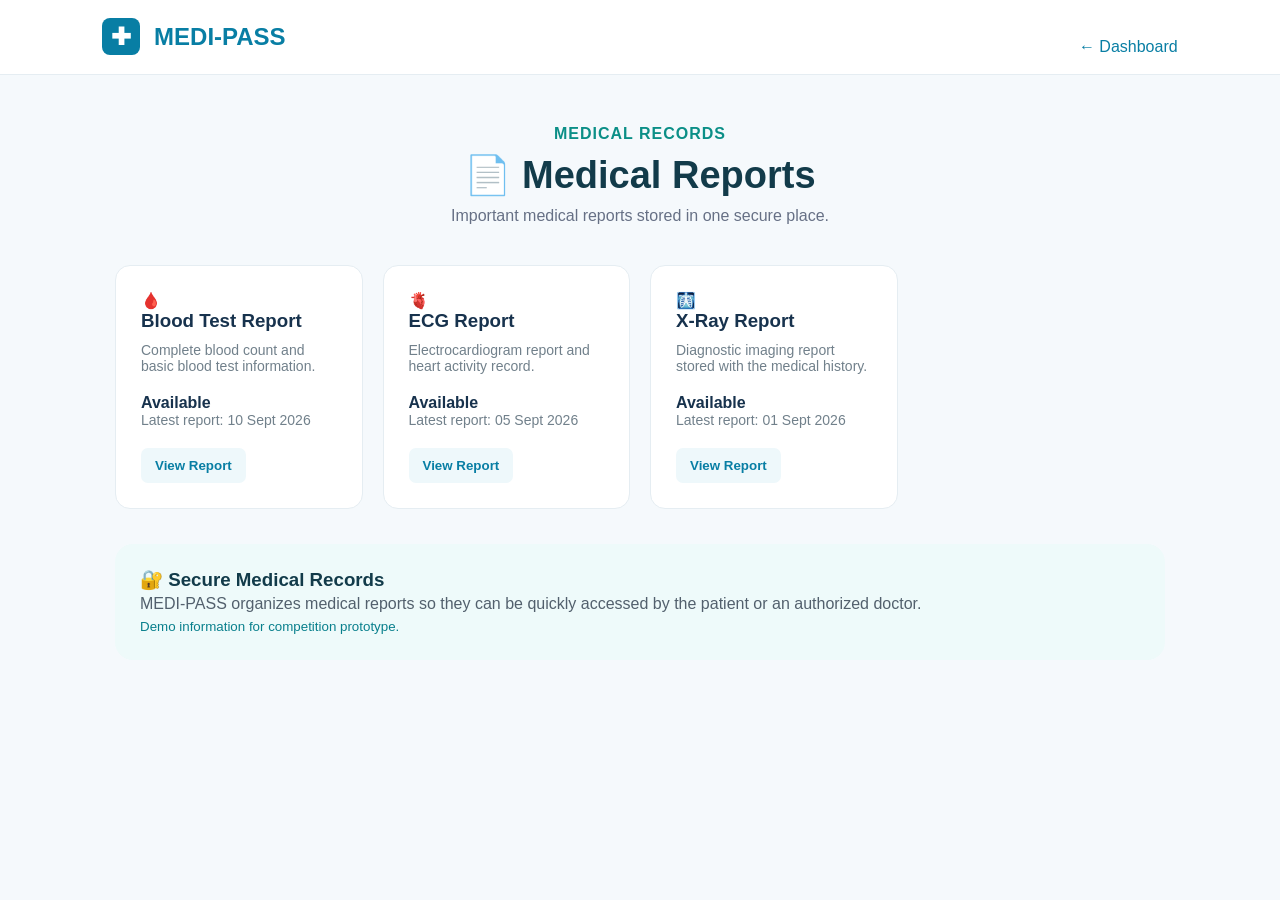
<file: reports.html>
<!DOCTYPE html>
<html lang="en">

<head>
    <meta charset="UTF-8">
    <meta name="viewport" content="width=device-width, initial-scale=1.0">

    <title>MEDI-PASS | Medical Reports</title>

    <link rel="stylesheet" href="style.css">
</head>

<body>

    <header class="navbar">

        <div class="logo">
            <span>✚</span> MEDI-PASS
        </div>

        <a href="dashboard.html" class="back-button">
            ← Dashboard
        </a>

    </header>


    <main class="vitals-page">

        <div class="vitals-header">

            <p>MEDICAL RECORDS</p>

            <h1>📄 Medical Reports</h1>

            <span>
                Important medical reports stored in one secure place.
            </span>

        </div>


        <section class="dashboard-grid">

            <div class="dashboard-card">

                <div class="card-icon">🩸</div>

                <h3>Blood Test Report</h3>

                <p>
                    Complete blood count and basic blood test information.
                </p>

                <strong>Available</strong>

                <p>Latest report: 10 Sept 2026</p>

                <button class="card-button">
                    View Report
                </button>

            </div>


            <div class="dashboard-card">

                <div class="card-icon">🫀</div>

                <h3>ECG Report</h3>

                <p>
                    Electrocardiogram report and heart activity record.
                </p>

                <strong>Available</strong>

                <p>Latest report: 05 Sept 2026</p>

                <button class="card-button">
                    View Report
                </button>

            </div>


            <div class="dashboard-card">

                <div class="card-icon">🩻</div>

                <h3>X-Ray Report</h3>

                <p>
                    Diagnostic imaging report stored with the medical history.
                </p>

                <strong>Available</strong>

                <p>Latest report: 01 Sept 2026</p>

                <button class="card-button">
                    View Report
                </button>

            </div>

        </section>


        <section class="vital-note">

            <h3>🔐 Secure Medical Records</h3>

            <p>
                MEDI-PASS organizes medical reports so they can be
                quickly accessed by the patient or an authorized doctor.
            </p>

            <small>
                Demo information for competition prototype.
            </small>

        </section>

    </main>

</body>

</html>
</file>
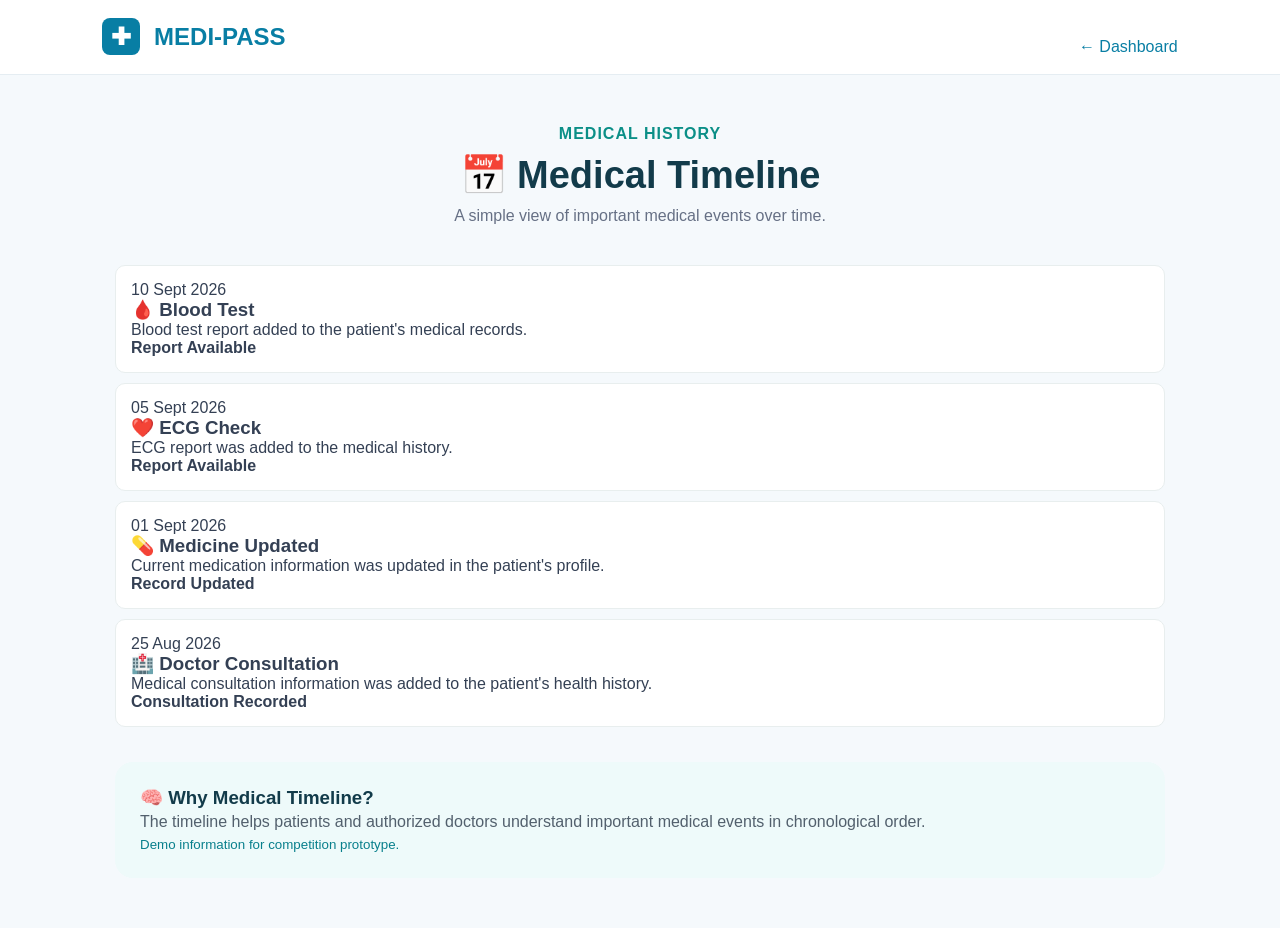
<file: timeline.html>
<!DOCTYPE html>
<html lang="en">

<head>
    <meta charset="UTF-8">
    <meta name="viewport" content="width=device-width, initial-scale=1.0">

    <title>MEDI-PASS | Medical Timeline</title>

    <link rel="stylesheet" href="style.css">
</head>

<body>

    <header class="navbar">

        <div class="logo">
            <span>✚</span> MEDI-PASS
        </div>

        <a href="dashboard.html" class="back-button">
            ← Dashboard
        </a>

    </header>


    <main class="vitals-page">

        <div class="vitals-header">

            <p>MEDICAL HISTORY</p>

            <h1>📅 Medical Timeline</h1>

            <span>
                A simple view of important medical events over time.
            </span>

        </div>


        <section class="timeline">

            <div class="timeline-item">

                <div class="timeline-date">
                    10 Sept 2026
                </div>

                <div class="timeline-card">

                    <h3>🩸 Blood Test</h3>

                    <p>
                        Blood test report added to the patient's
                        medical records.
                    </p>

                    <strong>Report Available</strong>

                </div>

            </div>


            <div class="timeline-item">

                <div class="timeline-date">
                    05 Sept 2026
                </div>

                <div class="timeline-card">

                    <h3>❤️ ECG Check</h3>

                    <p>
                        ECG report was added to the medical history.
                    </p>

                    <strong>Report Available</strong>

                </div>

            </div>


            <div class="timeline-item">

                <div class="timeline-date">
                    01 Sept 2026
                </div>

                <div class="timeline-card">

                    <h3>💊 Medicine Updated</h3>

                    <p>
                        Current medication information was updated
                        in the patient's profile.
                    </p>

                    <strong>Record Updated</strong>

                </div>

            </div>


            <div class="timeline-item">

                <div class="timeline-date">
                    25 Aug 2026
                </div>

                <div class="timeline-card">

                    <h3>🏥 Doctor Consultation</h3>

                    <p>
                        Medical consultation information was added
                        to the patient's health history.
                    </p>

                    <strong>Consultation Recorded</strong>

                </div>

            </div>

        </section>


        <section class="vital-note">

            <h3>🧠 Why Medical Timeline?</h3>

            <p>
                The timeline helps patients and authorized doctors
                understand important medical events in chronological
                order.
            </p>

            <small>
                Demo information for competition prototype.
            </small>

        </section>

    </main>

</body>

</html>
</file>
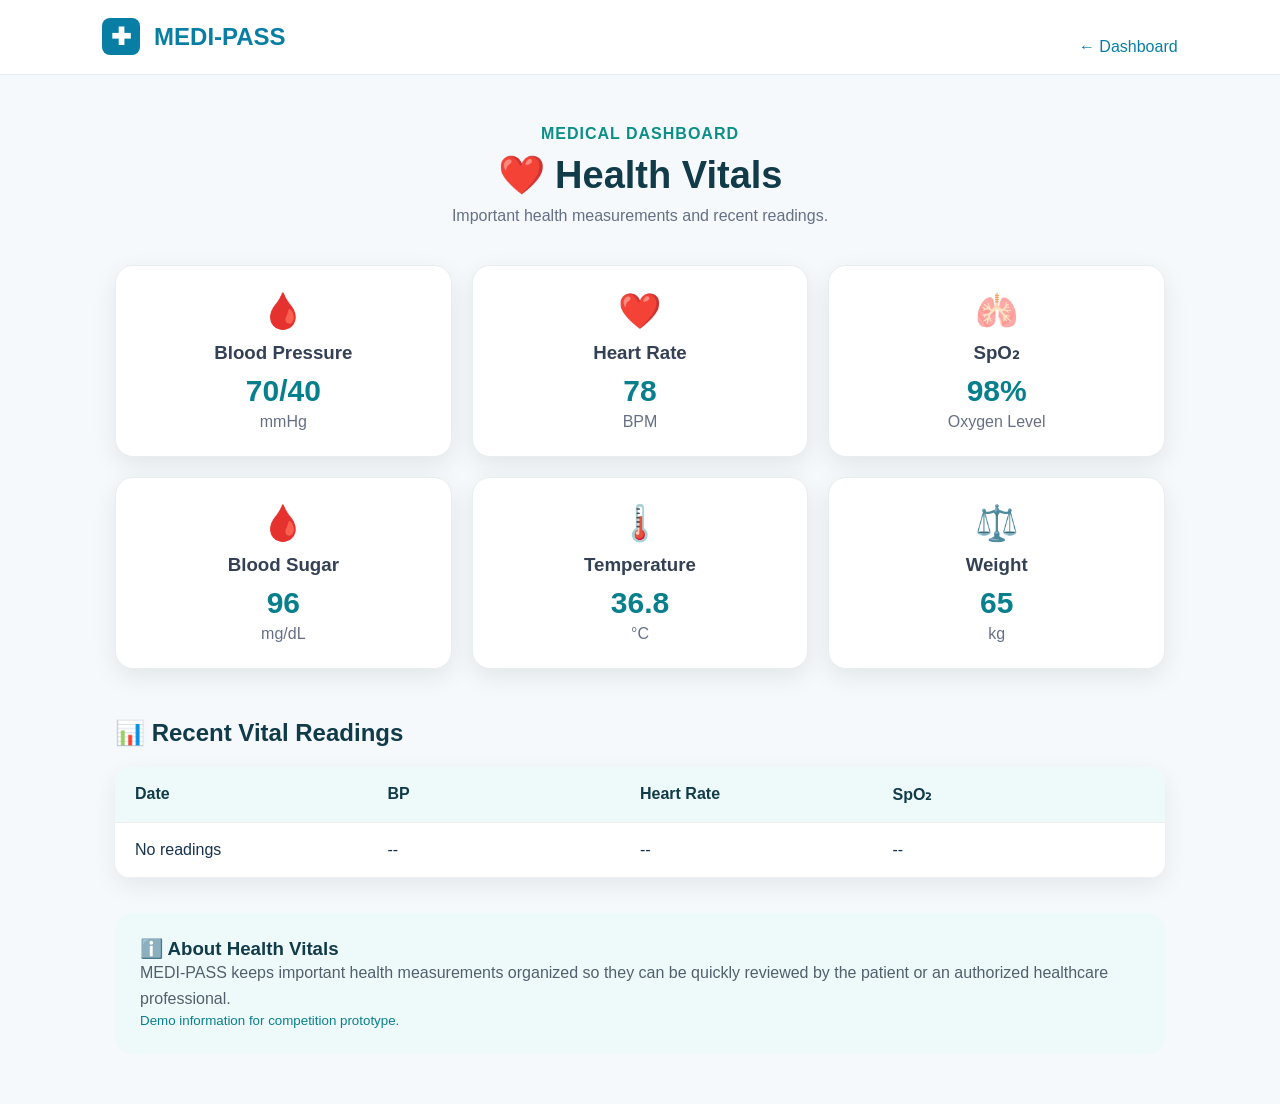
<file: vitals.html>
<!DOCTYPE html>
<html lang="en">

<head>
    <meta charset="UTF-8">
    <meta name="viewport" content="width=device-width, initial-scale=1.0">

    <title>MEDI-PASS | Health Vitals</title>

    <link rel="stylesheet" href="style.css">
</head>

<body>

    <!-- NAVBAR -->
    <header class="navbar">

        <div class="logo">
            <span>✚</span> MEDI-PASS
        </div>

        <a href="dashboard.html" class="back-button">
            ← Dashboard
        </a>

    </header>


    <!-- HEALTH VITALS PAGE -->
    <main class="vitals-page">

        <div class="vitals-header">

            <p>MEDICAL DASHBOARD</p>

            <h1>❤️ Health Vitals</h1>

            <span>
                Important health measurements and recent readings.
            </span>

        </div>


        <!-- CURRENT VITALS -->
        <section class="vitals-detail-grid">

            <div class="vital-detail-card">

                <div class="detail-icon">🩸</div>

                <h3>Blood Pressure</h3>

                <strong>70/40</strong>

                <p>mmHg</p>

            </div>


            <div class="vital-detail-card">

                <div class="detail-icon">❤️</div>

                <h3>Heart Rate</h3>

                <strong>78</strong>

                <p>BPM</p>

            </div>


            <div class="vital-detail-card">

                <div class="detail-icon">🫁</div>

                <h3>SpO₂</h3>

                <strong>98%</strong>

                <p>Oxygen Level</p>

            </div>


            <div class="vital-detail-card">

                <div class="detail-icon">🩸</div>

                <h3>Blood Sugar</h3>

                <strong>96</strong>

                <p>mg/dL</p>

            </div>


            <div class="vital-detail-card">

                <div class="detail-icon">🌡️</div>

                <h3>Temperature</h3>

                <strong>36.8</strong>

                <p>°C</p>

            </div>


            <div class="vital-detail-card">

                <div class="detail-icon">⚖️</div>

                <h3>Weight</h3>

                <strong>65</strong>

                <p>kg</p>

            </div>

        </section>


        <!-- RECENT READINGS -->
       <!-- RECENT READINGS -->
<section class="vital-history">

    <h2>📊 Recent Vital Readings</h2>

    <div class="history-table">

        <div class="history-row history-heading">
            <span>Date</span>
            <span>BP</span>
            <span>Heart Rate</span>
            <span>SpO₂</span>
        </div>

        <div id="vitalsHistoryRows">

            <div class="history-row">
                <span>Loading...</span>
                <span>--</span>
                <span>--</span>
                <span>--</span>
            </div>

        </div>

    </div>

</section>


        <!-- INFORMATION -->
        <section class="vital-note">

            <h3>ℹ️ About Health Vitals</h3>

            <p>
                MEDI-PASS keeps important health measurements
                organized so they can be quickly reviewed by
                the patient or an authorized healthcare professional.
            </p>

            <small>
                Demo information for competition prototype.
            </small>

        </section>

    </main>
    </main>

<script>
    const patientData =
        JSON.parse(localStorage.getItem("mediPassPatient")) || {};

    let vitalsHistory =
        JSON.parse(localStorage.getItem("mediPassVitals")) || [];

    const historyRows =
        document.getElementById("vitalsHistoryRows");

    function formatDate(dateString) {
        const date = new Date(dateString);

        return date.toLocaleDateString("en-GB", {
            day: "2-digit",
            month: "short",
            year: "numeric"
        });
    }

    function showVitalsHistory() {

        if (vitalsHistory.length === 0) {

            historyRows.innerHTML = `
                <div class="history-row">
                    <span>No readings</span>
                    <span>--</span>
                    <span>--</span>
                    <span>--</span>
                </div>
            `;

            return;
        }

        const sortedVitals = [...vitalsHistory].sort(
            (a, b) => new Date(b.date) - new Date(a.date)
        );

        historyRows.innerHTML = "";

        sortedVitals.forEach(vital => {

            const row = document.createElement("div");

            row.className = "history-row";

            row.innerHTML = `
                <span>${formatDate(vital.date)}</span>
                <span>${vital.bloodPressure || "--"}</span>
                <span>${vital.heartRate ? vital.heartRate + " BPM" : "--"}</span>
                <span>${vital.spo2 ? vital.spo2 + "%" : "--"}</span>
            `;

            historyRows.appendChild(row);
        });
    }

    showVitalsHistory();
</script>

</body>

</html>


</body>

</html>
</file>
<file: style.css>
* {
    margin: 0;
    padding: 0;
    box-sizing: border-box;
}

body {
    font-family: Arial, sans-serif;
    background: #f5f9fc;
    color: #17324d;
}

/* ================= NAVBAR ================= */

.navbar {
    height: 75px;
    background: white;
    display: flex;
    align-items: center;
    justify-content: space-between;
    padding: 0 8%;
    border-bottom: 1px solid #e5edf2;
}

.logo {
    font-size: 24px;
    font-weight: bold;
    color: #087ea4;
}

.logo span {
    background: #087ea4;
    color: white;
    padding: 5px 9px;
    border-radius: 8px;
    margin-right: 7px;
}

nav {
    display: flex;
    gap: 30px;
}

nav a {
    text-decoration: none;
    color: #526675;
    font-size: 15px;
}

nav a:hover {
    color: #087ea4;
}

.login-btn {
    border: 1px solid #087ea4;
    background: white;
    color: #087ea4;
    padding: 10px 22px;
    border-radius: 8px;
    cursor: pointer;
}

/* ================= HERO ================= */

.hero {
    min-height: 620px;
    padding: 80px 8%;
    display: flex;
    align-items: center;
    justify-content: space-between;
    gap: 60px;
}

.hero-content {
    max-width: 600px;
}

.badge {
    display: inline-block;
    background: #e6f6fa;
    color: #087ea4;
    padding: 9px 15px;
    border-radius: 20px;
    font-size: 13px;
    margin-bottom: 20px;
}

.hero h1 {
    font-size: 55px;
    line-height: 1.1;
    margin-bottom: 25px;
}

.hero h1 span {
    color: #087ea4;
}

.hero p {
    font-size: 18px;
    line-height: 1.7;
    color: #637887;
}

.hero-buttons {
    margin-top: 30px;
    display: flex;
    gap: 15px;
}

.primary-btn {
    background: #087ea4;
    color: white;
    border: none;
    padding: 15px 24px;
    border-radius: 9px;
    font-weight: bold;
    cursor: pointer;
}

.primary-btn:hover {
    background: #056783;
}

.secondary-btn {
    background: white;
    color: #d62828;
    border: 1px solid #d62828;
    padding: 15px 24px;
    border-radius: 9px;
    font-weight: bold;
    cursor: pointer;
}

.secondary-btn:hover {
    background: #fff1f1;
}

/* ================= MEDICAL CARD ================= */

.medical-card {
    width: 390px;
    background: white;
    border-radius: 22px;
    padding: 25px;
    box-shadow: 0 20px 50px rgba(20, 70, 90, 0.15);
}

.card-top {
    display: flex;
    justify-content: space-between;
    align-items: center;
}

.card-top small {
    color: #8496a3;
    font-size: 10px;
}

.card-top h2 {
    color: #087ea4;
    margin-top: 5px;
}

.cross {
    background: #087ea4;
    color: white;
    padding: 10px;
    border-radius: 8px;
}

.patient {
    display: flex;
    align-items: center;
    gap: 15px;
    margin: 30px 0 20px;
}

.avatar {
    width: 50px;
    height: 50px;
    background: #dff3f8;
    color: #087ea4;
    border-radius: 50%;
    display: flex;
    align-items: center;
    justify-content: center;
    font-weight: bold;
}

.patient p {
    font-size: 13px;
    color: #778996;
}

.warning {
    background: #fff1f1;
    color: #c62828;
    padding: 15px;
    border-radius: 10px;
    font-size: 12px;
}

.warning strong {
    display: block;
    margin-top: 5px;
    font-size: 15px;
}

.card-info {
    display: flex;
    justify-content: space-between;
    margin: 25px 0;
}

.card-info small {
    display: block;
    color: #8b9ba5;
    font-size: 10px;
}

.card-info strong {
    display: block;
    margin-top: 5px;
}

.qr {
    text-align: center;
    border-top: 1px solid #edf1f3;
    padding-top: 20px;
}

.qr-box {
    font-size: 70px;
}

.qr p {
    color: #71808b;
    font-size: 10px;
}

/* ================= FEATURES ================= */

.features {
    background: white;
    padding: 80px 8%;
}

.section-heading span {
    color: #087ea4;
    font-size: 12px;
    font-weight: bold;
}

.section-heading h2 {
    font-size: 38px;
    margin-top: 12px;
}

.feature-grid {
    display: grid;
    grid-template-columns: repeat(4, 1fr);
    gap: 20px;
    margin-top: 45px;
}

.feature-card {
    padding: 28px;
    background: white;
    border: 1px solid #e5edf2;
    border-radius: 15px;
    transition: 0.3s;
}

.feature-card:hover {
    transform: translateY(-5px);
    box-shadow: 0 10px 30px rgba(20, 70, 90, 0.1);
}

.icon {
    font-size: 30px;
    margin-bottom: 20px;
}

.feature-card h3 {
    margin-bottom: 12px;
}

.feature-card p {
    color: #71808b;
    line-height: 1.6;
    font-size: 14px;
}

/* ================= EMERGENCY ================= */

.emergency-section {
    padding: 80px 8%;
    background: #eef8fb;
    display: flex;
    justify-content: space-between;
    gap: 50px;
}

.emergency-section h2 {
    font-size: 40px;
    margin: 15px 0;
}

.emergency-section p {
    max-width: 600px;
    color: #657987;
    line-height: 1.7;
    margin-bottom: 25px;
}

.emergency-label {
    color: #d62828;
    font-weight: bold;
    font-size: 13px;
}

.emergency-box {
    background: white;
    padding: 25px;
    width: 400px;
    border-radius: 15px;
    box-shadow: 0 10px 30px rgba(20, 70, 90, 0.1);
}

.emergency-box h3 {
    margin-bottom: 20px;
}

.emergency-item {
    display: flex;
    justify-content: space-between;
    padding: 15px 0;
    border-bottom: 1px solid #edf1f3;
}

.emergency-item span {
    color: #71808b;
}

.danger strong {
    color: #d62828;
}

/* ================= FOOTER ================= */

footer {
    background: #123047;
    color: white;
    padding: 50px 8%;
    text-align: center;
}

footer .logo {
    margin-bottom: 15px;
}

footer p {
    color: #b8c7d0;
    margin-bottom: 20px;
}

footer small {
    color: #91a5b1;
}

/* ================= MOBILE ================= */

@media (max-width: 900px) {

    .navbar {
        padding: 0 5%;
    }

    nav {
        display: none;
    }

    .hero {
        flex-direction: column;
        padding: 50px 5%;
    }

    .hero h1 {
        font-size: 40px;
    }

    .medical-card {
        width: 100%;
        max-width: 390px;
    }

    .feature-grid {
        grid-template-columns: repeat(2, 1fr);
    }

    .emergency-section {
        flex-direction: column;
        padding: 60px 5%;
    }

    .emergency-box {
        width: 100%;
    }
}

@media (max-width: 500px) {

    .feature-grid {
        grid-template-columns: 1fr;
    }

    .hero-buttons {
        flex-direction: column;
    }

    .primary-btn,
    .secondary-btn {
        width: 100%;
    }

    .hero h1 {
        font-size: 34px;
    }
}
a.primary-btn {
    display: inline-block;
    text-decoration: none;
    text-align: center;
}
/* ================= REGISTRATION PAGE ================= */

.register-page {
    min-height: 100vh;
    padding: 50px 8%;
    background: #f5f9fc;
}

.register-container {
    max-width: 850px;
    margin: auto;
    background: white;
    padding: 40px;
    border-radius: 20px;
    box-shadow: 0 15px 40px rgba(20, 70, 90, 0.12);
}

.register-header {
    text-align: center;
    margin-bottom: 35px;
}

.register-icon {
    font-size: 45px;
}

.register-header h1 {
    margin: 10px 0;
    font-size: 32px;
}

.register-header p {
    color: #71808b;
}

.form-section {
    margin-top: 30px;
}

.form-section h2 {
    color: #087ea4;
    font-size: 20px;
    margin-bottom: 20px;
    border-bottom: 1px solid #e5edf2;
    padding-bottom: 10px;
}

.form-grid {
    display: grid;
    grid-template-columns: 1fr 1fr;
    gap: 20px;
}

.form-group {
    display: flex;
    flex-direction: column;
}

.form-group.full {
    grid-column: 1 / -1;
}

.form-group label {
    margin-bottom: 8px;
    font-weight: bold;
    font-size: 14px;
    color: #405766;
}

.form-group input,
.form-group select,
.form-group textarea {
    padding: 13px;
    border: 1px solid #d8e3e9;
    border-radius: 8px;
    font-size: 14px;
    outline: none;
    font-family: Arial, sans-serif;
}

.form-group input:focus,
.form-group select:focus,
.form-group textarea:focus {
    border-color: #087ea4;
}

.form-group textarea {
    min-height: 90px;
    resize: vertical;
}

.note {
    margin-top: 20px;
    padding: 15px;
    background: #eef8fb;
    border-radius: 8px;
    color: #526675;
    font-size: 13px;
}

.register-button {
    width: 100%;
    margin-top: 30px;
    padding: 16px;
    background: #087ea4;
    color: white;
    border: none;
    border-radius: 9px;
    font-size: 16px;
    font-weight: bold;
    cursor: pointer;
}

.register-button:hover {
    background: #056783;
}

.back-button {
    display: block;
    text-align: center;
    margin-top: 20px;
    color: #087ea4;
    text-decoration: none;
}

.back-button:hover {
    text-decoration: underline;
}


/* ================= REGISTRATION MOBILE ================= */

@media (max-width: 500px) {

    .register-page {
        padding: 25px 5%;
    }

    .register-container {
        padding: 25px;
    }

    .register-header h1 {
        font-size: 26px;
    }

    .form-grid {
        grid-template-columns: 1fr;
    }

    .form-group.full {
        grid-column: auto;
    }
}
/* ================= DASHBOARD ================= */

.dashboard-page {
    min-height: 100vh;
    background: #f5f9fc;
    padding: 50px 8%;
}

.dashboard-header {
    display: flex;
    justify-content: space-between;
    align-items: center;
    gap: 30px;
    margin-bottom: 45px;
}

.dashboard-label {
    color: #087ea4;
    font-size: 13px;
    font-weight: bold;
    margin-bottom: 10px;
}

.dashboard-header h1 {
    font-size: 36px;
    margin-bottom: 10px;
}

.dashboard-header p {
    color: #71808b;
}

.dashboard-section {
    margin-bottom: 45px;
}

.dashboard-section h2 {
    font-size: 24px;
    margin-bottom: 20px;
}

/* VITALS */

.vitals-grid {
    display: grid;
    grid-template-columns: repeat(4, 1fr);
    gap: 20px;
}

.vital-card {
    background: white;
    padding: 25px;
    border-radius: 15px;
    border: 1px solid #e5edf2;
    box-shadow: 0 8px 25px rgba(20, 70, 90, 0.07);
}

.vital-card span {
    display: block;
    color: #71808b;
    font-size: 14px;
    margin-bottom: 12px;
}

.vital-card strong {
    font-size: 30px;
    color: #087ea4;
}

.vital-card small {
    display: block;
    color: #8b9ba5;
    margin-top: 5px;
}

/* DASHBOARD CARDS */

.dashboard-grid {
    display: grid;
    grid-template-columns: repeat(4, 1fr);
    gap: 20px;
}

.dashboard-card {
    background: white;
    padding: 25px;
    border-radius: 15px;
    border: 1px solid #e5edf2;
    transition: 0.3s;
}

.dashboard-card:hover {
    transform: translateY(-5px);
    box-shadow: 0 10px 30px rgba(20, 70, 90, 0.1);
}

.dashboard-icon {
    font-size: 32px;
    margin-bottom: 15px;
}

.dashboard-card h3 {
    margin-bottom: 10px;
}

.dashboard-card p {
    color: #71808b;
    font-size: 14px;
    margin-bottom: 20px;
}

.alert-card {
    border-left: 4px solid #d62828;
}

.card-button {
    background: #eef8fb;
    color: #087ea4;
    border: none;
    padding: 10px 14px;
    border-radius: 7px;
    cursor: pointer;
    font-weight: bold;
}

.card-button:hover {
    background: #dff3f8;
}

/* EMERGENCY */

.dashboard-emergency {
    background: white;
    border: 1px solid #ffd6d6;
    border-left: 5px solid #d62828;
    border-radius: 15px;
    padding: 30px;
    display: flex;
    justify-content: space-between;
    align-items: center;
    gap: 30px;
}

.dashboard-emergency span {
    color: #d62828;
    font-size: 13px;
    font-weight: bold;
}

.dashboard-emergency h2 {
    margin: 10px 0;
}

.dashboard-emergency p {
    color: #71808b;
}


/* DASHBOARD MOBILE */

@media (max-width: 900px) {

    .dashboard-page {
        padding: 40px 5%;
    }

    .vitals-grid {
        grid-template-columns: repeat(2, 1fr);
    }

    .dashboard-grid {
        grid-template-columns: repeat(2, 1fr);
    }

    .dashboard-header {
        align-items: flex-start;
        flex-direction: column;
    }

    .dashboard-emergency {
        flex-direction: column;
        align-items: flex-start;
    }
}

@media (max-width: 500px) {

    .vitals-grid {
        grid-template-columns: 1fr;
    }

    .dashboard-grid {
        grid-template-columns: 1fr;
    }

    .dashboard-header h1 {
        font-size: 28px;
    }

}

/* ========================================
   PREMIUM MEDI-PASS FEATURE CARDS
======================================== */

.feature-dashboard-grid {
    display: grid;
    grid-template-columns: repeat(4, 1fr);
    gap: 20px;
    margin-top: 24px;
}

.feature-dashboard-card {
    position: relative;
    padding: 26px 22px 22px;
    background: #ffffff;
    border: 1px solid #e4e7ec;
    border-radius: 20px;
    min-height: 245px;
    display: flex;
    flex-direction: column;
    transition: transform 0.25s ease,
                box-shadow 0.25s ease,
                border-color 0.25s ease;
    overflow: hidden;
}

.feature-dashboard-card::before {
    content: "";
    position: absolute;
    top: 0;
    left: 0;
    width: 100%;
    height: 4px;
    background: #087f8c;
    transform: scaleX(0);
    transform-origin: left;
    transition: transform 0.25s ease;
}

.feature-dashboard-card:hover {
    transform: translateY(-6px);
    border-color: #b8dfe2;
    box-shadow: 0 14px 32px rgba(18, 59, 74, 0.12);
}

.feature-dashboard-card:hover::before {
    transform: scaleX(1);
}

.feature-dashboard-icon {
    width: 56px;
    height: 56px;
    display: flex;
    align-items: center;
    justify-content: center;
    background: #f0fafa;
    border: 1px solid #dceff0;
    border-radius: 16px;
    font-size: 27px;
    margin-bottom: 18px;
    transition: transform 0.25s ease,
                background 0.25s ease;
}

.feature-dashboard-card:hover .feature-dashboard-icon {
    transform: scale(1.08);
    background: #e8f7f8;
}

.feature-dashboard-card h3 {
    margin: 0 0 9px;
    font-size: 18px;
    line-height: 1.3;
    color: #123b4a;
}

.feature-dashboard-card p {
    margin: 0;
    color: #667085;
    font-size: 14px;
    line-height: 1.55;
    flex: 1;
}

.feature-dashboard-card .card-button {
    width: 100%;
    margin-top: 20px;
    transition: transform 0.2s ease,
                box-shadow 0.2s ease;
}

.feature-dashboard-card:hover .card-button {
    transform: translateY(-1px);
}

.feature-dashboard-card.active {
    border-color: #087f8c;
    box-shadow: 0 10px 28px rgba(8, 127, 140, 0.12);
}

.feature-dashboard-card.active::before {
    transform: scaleX(1);
}

.feature-dashboard-card.active .feature-dashboard-icon {
    background: #e8f7f8;
}

@media (max-width: 1100px) {
    .feature-dashboard-grid {
        grid-template-columns: repeat(2, 1fr);
    }
}

@media (max-width: 600px) {
    .feature-dashboard-grid {
        grid-template-columns: 1fr;
    }

    .feature-dashboard-card {
        min-height: auto;
    }
}

/* =========================
   HEALTH VITALS PAGE
========================= */

.vitals-page {
    max-width: 1100px;
    margin: 0 auto;
    padding: 50px 25px;
}

.vitals-header {
    text-align: center;
    margin-bottom: 40px;
}

.vitals-header p {
    color: #0b8f87;
    font-weight: bold;
    letter-spacing: 1px;
}

.vitals-header h1 {
    font-size: 38px;
    margin: 10px 0;
    color: #123b4a;
}

.vitals-header span {
    color: #667085;
}

/* VITAL CARDS */

.vitals-detail-grid {
    display: grid;
    grid-template-columns: repeat(3, 1fr);
    gap: 20px;
}

.vital-detail-card {
    background: white;
    padding: 25px;
    border-radius: 18px;
    text-align: center;
    box-shadow: 0 8px 25px rgba(0,0,0,0.08);
    border: 1px solid #e8eeee;
    transition: 0.3s;
}

.vital-detail-card:hover {
    transform: translateY(-5px);
}

.detail-icon {
    font-size: 35px;
    margin-bottom: 10px;
}

.vital-detail-card h3 {
    color: #344054;
    margin: 10px 0;
}

.vital-detail-card strong {
    display: block;
    font-size: 30px;
    color: #087f8c;
}

.vital-detail-card p {
    color: #667085;
    margin-top: 5px;
}

/* HISTORY */

.vital-history {
    margin-top: 50px;
}

.vital-history h2 {
    color: #123b4a;
    margin-bottom: 20px;
}

.history-table {
    background: white;
    border-radius: 16px;
    overflow: hidden;
    box-shadow: 0 8px 25px rgba(0,0,0,0.07);
}

.history-row {
    display: grid;
    grid-template-columns: 1fr 1fr 1fr 1fr;
    padding: 18px 20px;
    border-bottom: 1px solid #eeeeee;
}

.history-heading {
    font-weight: bold;
    background: #eefafa;
    color: #123b4a;
}

/* INFO BOX */

.vital-note {
    margin-top: 35px;
    background: #eefafa;
    padding: 25px;
    border-radius: 18px;
}

.vital-note h3 {
    color: #123b4a;
}

.vital-note p {
    color: #52606d;
    line-height: 1.6;
}

.vital-note small {
    color: #087f8c;
}

/* MOBILE */

@media (max-width: 768px) {

    .vitals-detail-grid {
        grid-template-columns: 1fr;
    }

    .vitals-header h1 {
        font-size: 30px;
    }

    .history-row {
        grid-template-columns: 1fr 1fr;
        gap: 10px;
    }
}
/* ========================================
   DASHBOARD DETAIL SECTIONS
======================================== */

.dashboard-detail-section {
    margin-top: 35px;
    padding: 30px;
    background: #ffffff;
    border-radius: 20px;
    border: 1px solid #e5eeee;
    box-shadow: 0 8px 25px rgba(0, 0, 0, 0.06);
}

.dashboard-detail-section h2 {
    color: #123b4a;
    margin-bottom: 20px;
}

.detail-box {
    background: #f5fbfb;
    padding: 25px;
    border-radius: 16px;
    border-left: 5px solid #087f8c;
}

.detail-box h3 {
    color: #123b4a;
    margin-bottom: 10px;
}

.detail-box p {
    color: #667085;
    line-height: 1.6;
}

.detail-box strong {
    display: block;
    margin-top: 15px;
    color: #087f8c;
    font-size: 18px;
}

.alert-detail {
    border-left-color: #e85d5d;
}

.timeline-item {
    background: white;
    padding: 15px;
    margin: 10px 0;
    border-radius: 10px;
    color: #344054;
    border: 1px solid #e8eeee;
}


/* MOBILE */

@media (max-width: 768px) {

    .dashboard-detail-section {
        padding: 20px;
    }

}
/* ========================================
   SAME PAGE FEATURE DETAILS
======================================== */

.feature-details {
    max-width: 1100px;
    margin: 0 auto;
    padding: 20px 25px 60px;
}

.feature-detail {
    background: #ffffff;
    padding: 35px;
    margin-top: 25px;
    border-radius: 20px;
    border: 1px solid #e5eeee;
    box-shadow: 0 8px 25px rgba(0,0,0,0.06);
}

.feature-detail h2 {
    color: #123b4a;
    margin-bottom: 10px;
}

.feature-detail > p {
    color: #667085;
    line-height: 1.6;
    margin-bottom: 25px;
}

.detail-grid {
    display: grid;
    grid-template-columns: repeat(4, 1fr);
    gap: 18px;
}

.detail-card {
    background: #f5fbfb;
    padding: 25px;
    border-radius: 16px;
    text-align: center;
}

.detail-card span {
    display: block;
    color: #667085;
    margin-bottom: 10px;
}

.detail-card strong {
    display: block;
    font-size: 30px;
    color: #087f8c;
}

.detail-card small {
    color: #667085;
}

.info-box {
    background: #f5fbfb;
    padding: 25px;
    border-radius: 16px;
    border-left: 5px solid #087f8c;
}

.info-box h3 {
    color: #123b4a;
    margin-bottom: 10px;
}

.info-box p {
    color: #667085;
    line-height: 1.6;
}

.info-box strong {
    color: #087f8c;
    display: block;
    margin-top: 15px;
}

.danger-box {
    border-left-color: #e85d5d;
}

.danger-box strong {
    color: #c0392b;
}

.timeline-box {
    display: grid;
    gap: 12px;
}

.timeline-box div {
    background: #f5fbfb;
    padding: 18px;
    border-radius: 12px;
    border: 1px solid #e5eeee;
    color: #344054;
}


/* MOBILE */

@media (max-width: 768px) {

    .detail-grid {
        grid-template-columns: 1fr 1fr;
    }

    .feature-detail {
        padding: 25px 20px;
    }

}


@media (max-width: 500px) {

    .detail-grid {
        grid-template-columns: 1fr;
    }

}

/* =========================
   PROFILE MENU
========================= */

.profile-menu {
    position: relative;
    display: inline-block;
}


.profile-button {
    cursor: pointer;
    background: white;
    border: 1px solid #0b8aa3;
}


.profile-dropdown {
    display: none;

    position: absolute;

    right: 0;
    top: 55px;

    width: 240px;

    background: white;

    padding: 25px;

    border-radius: 18px;

    box-shadow: 0 10px 30px rgba(0, 0, 0, 0.15);

    text-align: center;

    z-index: 1000;
}


.profile-dropdown.show {
    display: block;
}


.profile-avatar {

    width: 70px;
    height: 70px;

    margin: 0 auto 12px;

    border-radius: 50%;

    background: #087f8c;

    color: white;

    display: flex;
    align-items: center;
    justify-content: center;

    font-size: 24px;
    font-weight: 700;
}


.profile-dropdown h3 {

    margin: 5px 0;

    color: #123b4a;

}


.profile-dropdown p {

    margin: 5px 0 15px;

    color: #667085;

    font-size: 14px;

    word-break: break-word;

}


.profile-dropdown hr {

    border: none;

    border-top: 1px solid #e5eeee;

    margin: 15px 0;

}


.logout-button {

    width: 100%;

    padding: 11px;

    border: none;

    border-radius: 10px;

    background: #ffecec;

    color: #d93025;

    font-size: 15px;

    font-weight: 600;

    cursor: pointer;

}


.logout-button:hover {

    background: #ffdede;

}
/* FAMILY PROFILE CARDS */

.family-card {
    background: #ffffff;
    border: 1px solid #e1eeee;
    border-radius: 18px;
    padding: 22px;
    margin-top: 18px;
    box-shadow: 0 8px 25px rgba(0, 0, 0, 0.07);
}

.family-card-header {
    display: flex;
    align-items: center;
    gap: 15px;
    margin-bottom: 18px;
}

.family-avatar {
    width: 58px;
    height: 58px;
    border-radius: 50%;
    background: #087f8c;
    color: white;
    display: flex;
    align-items: center;
    justify-content: center;
    font-size: 20px;
    font-weight: 700;
}

.family-card h3 {
    margin: 0 0 5px;
    color: #123b4a;
}

.family-relation {
    display: inline-block;
    padding: 5px 10px;
    border-radius: 20px;
    background: #e8f7f8;
    color: #087f8c;
    font-size: 13px;
    font-weight: 600;
}

.family-info {
    display: grid;
    grid-template-columns: repeat(2, 1fr);
    gap: 12px;
    margin-top: 15px;
}

.family-info-box {
    background: #f7fbfb;
    padding: 12px;
    border-radius: 10px;
}

.family-info-box small {
    display: block;
    color: #667085;
    margin-bottom: 4px;
}

.family-info-box strong {
    color: #123b4a;
}

.family-allergy {
    margin-top: 14px;
    padding: 12px;
    border-radius: 10px;
    background: #fff4f4;
    color: #b42318;
}

.family-actions {
    display: flex;
    gap: 10px;
    margin-top: 18px;
}

.family-view-btn,
.family-delete-btn {
    flex: 1;
    padding: 10px;
    border-radius: 10px;
    cursor: pointer;
    font-weight: 600;
}

.family-view-btn {
    border: 1px solid #087f8c;
    background: white;
    color: #087f8c;
}

.family-delete-btn {
    border: none;
    background: #fff0f0;
    color: #d93025;
}

@media (max-width: 600px) {
    .family-info {
        grid-template-columns: 1fr;
    }

    .family-actions {
        flex-direction: column;
    }
}
/* ================================
   EMERGENCY ACCESS ENHANCED
================================ */

.emergency-heading {
    display: flex;
    justify-content: space-between;
    align-items: center;
    gap: 25px;
}

.emergency-heading h2 {
    margin: 10px 0 8px;
    color: #b42318;
    font-size: 25px;
}

.emergency-heading p {
    max-width: 720px;
    color: #667085;
    line-height: 1.6;
}

.emergency-badge {
    display: inline-block;
    background: #fff0ef;
    color: #b42318;
    padding: 6px 10px;
    border-radius: 20px;
    font-size: 11px;
    font-weight: 800;
    letter-spacing: 0.6px;
}

.emergency-symbol {
    width: 65px;
    height: 65px;
    border-radius: 18px;
    background: #fff0ef;
    color: #d92d20;
    display: flex;
    align-items: center;
    justify-content: center;
    font-size: 30px;
    font-weight: 800;
}

.emergency-highlights {
    display: grid;
    grid-template-columns: repeat(4, 1fr);
    gap: 14px;
    margin: 25px 0;
}

.emergency-highlights div {
    background: #ffffff;
    border: 1px solid #f0dada;
    border-radius: 13px;
    padding: 14px;
    display: flex;
    align-items: center;
    gap: 10px;
}

.emergency-highlights strong {
    font-size: 20px;
}

.emergency-highlights span {
    color: #667085;
    font-size: 13px;
    font-weight: 600;
}


/* ================================
   ENHANCED EMERGENCY CARD
================================ */

.emergency-card {
    background: #ffffff;
    border: 2px solid #d92d20;
    border-radius: 22px;
    padding: 28px;
    margin-top: 20px;
    box-shadow: 0 15px 40px rgba(217, 45, 32, 0.10);
}

.emergency-card-top {
    display: flex;
    justify-content: space-between;
    align-items: center;
    gap: 30px;
    border-bottom: 1px solid #eeeeee;
    padding-bottom: 22px;
}

.emergency-card-title h2 {
    color: #d92d20;
    margin: 10px 0 6px;
}

.emergency-card-title p {
    color: #667085;
}

.qr-area {
    text-align: center;
    flex-shrink: 0;
}

.qr-box {
    width: 145px;
    height: 145px;
    border: 1px solid #e5ebf2;
    padding: 8px;
    border-radius: 14px;
    background: #ffffff;
    box-shadow: 0 5px 15px rgba(0, 0, 0, 0.06);
}

.qr-box img {
    width: 100%;
    height: 100%;
    display: block;
}

.qr-area small {
    display: block;
    color: #667085;
    margin-top: 8px;
    font-size: 11px;
}

.emergency-status {
    display: inline-flex;
    align-items: center;
    gap: 7px;
    background: #ecfdf3;
    color: #027a48;
    padding: 7px 11px;
    border-radius: 20px;
    margin: 20px 0;
    font-size: 12px;
    font-weight: 700;
}

.emergency-status span {
    font-size: 15px;
}

.emergency-info-grid {
    display: grid;
    grid-template-columns: repeat(3, 1fr);
    gap: 15px;
}

.emergency-info {
    background: #f8fbff;
    border: 1px solid #e1eaf3;
    padding: 17px;
    border-radius: 12px;
}

.emergency-info span {
    display: block;
    color: #667085;
    font-size: 12px;
    margin-bottom: 7px;
}

.emergency-info strong {
    color: #172b4d;
    line-height: 1.4;
}

.emergency-note {
    margin-top: 20px;
    padding: 13px 15px;
    background: #fffaf5;
    border: 1px solid #f5d7a8;
    border-radius: 10px;
    color: #7a4b00;
    font-size: 13px;
}


/* ================================
   EMERGENCY RESPONSIVE
================================ */

@media (max-width: 800px) {

    .emergency-highlights {
        grid-template-columns: repeat(2, 1fr);
    }

    .emergency-info-grid {
        grid-template-columns: repeat(2, 1fr);
    }

    .emergency-card-top {
        flex-direction: column;
        align-items: flex-start;
    }
}

@media (max-width: 600px) {

    .emergency-heading {
        align-items: flex-start;
    }

    .emergency-symbol {
        display: none;
    }

    .emergency-highlights,
    .emergency-info-grid {
        grid-template-columns: 1fr;
    }
}
.ai-priority-box {
    border-left: 4px solid #e63946;
}

.priority-list {
    margin: 12px 0 0;
    padding-left: 20px;
    color: #344054;
    line-height: 1.9;
}

.ai-summary-grid {
    display: grid;
    grid-template-columns: repeat(2, 1fr);
    gap: 14px;
    margin-top: 18px;
}

.ai-summary-card {
    padding: 16px;
    border: 1px solid #e4e7ec;
    border-radius: 14px;
    background: #f8fafc;
}

.ai-summary-card span {
    font-size: 24px;
}

.ai-summary-card strong {
    display: block;
    margin-top: 6px;
}

.ai-summary-card p {
    margin: 6px 0 0;
    color: #667085;
    line-height: 1.5;
}

.memory-list {
    display: flex;
    flex-direction: column;
    gap: 10px;
}

.memory-row {
    display: flex;
    align-items: center;
    gap: 12px;
    padding: 12px;
    border: 1px solid #e4e7ec;
    border-radius: 12px;
}

.memory-row > span {
    font-size: 22px;
}

.memory-row strong,
.memory-row small {
    display: block;
}

.memory-row small {
    margin-top: 3px;
    color: #667085;
}

@media (max-width: 650px) {
    .ai-summary-grid {
        grid-template-columns: 1fr;
    }
}
.smart-timeline {
    position: relative;
    margin-top: 24px;
    padding-left: 12px;
}

.smart-timeline::before {
    content: "";
    position: absolute;
    left: 25px;
    top: 8px;
    bottom: 8px;
    width: 2px;
    background: #e4e7ec;
}

.smart-timeline-item {
    position: relative;
    display: flex;
    gap: 18px;
    margin-bottom: 22px;
}

.timeline-marker {
    position: relative;
    z-index: 2;
    width: 28px;
    height: 28px;
    flex-shrink: 0;
    display: flex;
    align-items: center;
    justify-content: center;
    background: white;
    border: 2px solid #d0d5dd;
    border-radius: 50%;
    font-size: 14px;
}

.timeline-content {
    flex: 1;
    padding: 15px 16px;
    border: 1px solid #e4e7ec;
    border-radius: 14px;
    background: #fff;
}

.timeline-top {
    display: flex;
    justify-content: space-between;
    gap: 12px;
}

.timeline-top strong {
    color: #101828;
}

.timeline-top span {
    color: #667085;
    font-size: 13px;
    white-space: nowrap;
}

.timeline-content p {
    margin: 7px 0 0;
    color: #667085;
    line-height: 1.5;
}

.timeline-current {
    display: inline-block;
    margin-top: 10px;
    font-size: 12px;
    font-weight: 600;
    color: #12b76a;
}

.timeline-summary {
    display: grid;
    grid-template-columns: repeat(3, 1fr);
    gap: 12px;
    margin-bottom: 24px;
}

.timeline-summary div {
    padding: 14px;
    text-align: center;
    border: 1px solid #e4e7ec;
    border-radius: 12px;
    background: #f8fafc;
}

.timeline-summary strong,
.timeline-summary span {
    display: block;
}

.timeline-summary strong {
    font-size: 20px;
}

.timeline-summary span {
    margin-top: 4px;
    color: #667085;
    font-size: 13px;
}

@media (max-width: 650px) {
    .timeline-summary {
        grid-template-columns: 1fr;
    }

    .timeline-top {
        flex-direction: column;
        gap: 4px;
    }

    .smart-timeline {
        padding-left: 0;
    }

    .smart-timeline::before {
        left: 13px;
    }
}
.dashboard-stats {
    display: grid;
    grid-template-columns: repeat(4, 1fr);
    gap: 14px;
    margin-bottom: 24px;
}

.dashboard-stat-card {
    display: flex;
    align-items: center;
    gap: 12px;
    padding: 17px;
    background: #ffffff;
    border: 1px solid #e4e7ec;
    border-radius: 16px;
}

.stat-icon {
    font-size: 25px;
}

.dashboard-stat-card strong,
.dashboard-stat-card small {
    display: block;
}

.dashboard-stat-card strong {
    font-size: 22px;
}

.dashboard-stat-card small {
    margin-top: 3px;
    color: #667085;
}

@media (max-width: 800px) {
    .dashboard-stats {
        grid-template-columns: repeat(2, 1fr);
    }
}

@media (max-width: 480px) {
    .dashboard-stats {
        grid-template-columns: 1fr;
    }
}
</file>
